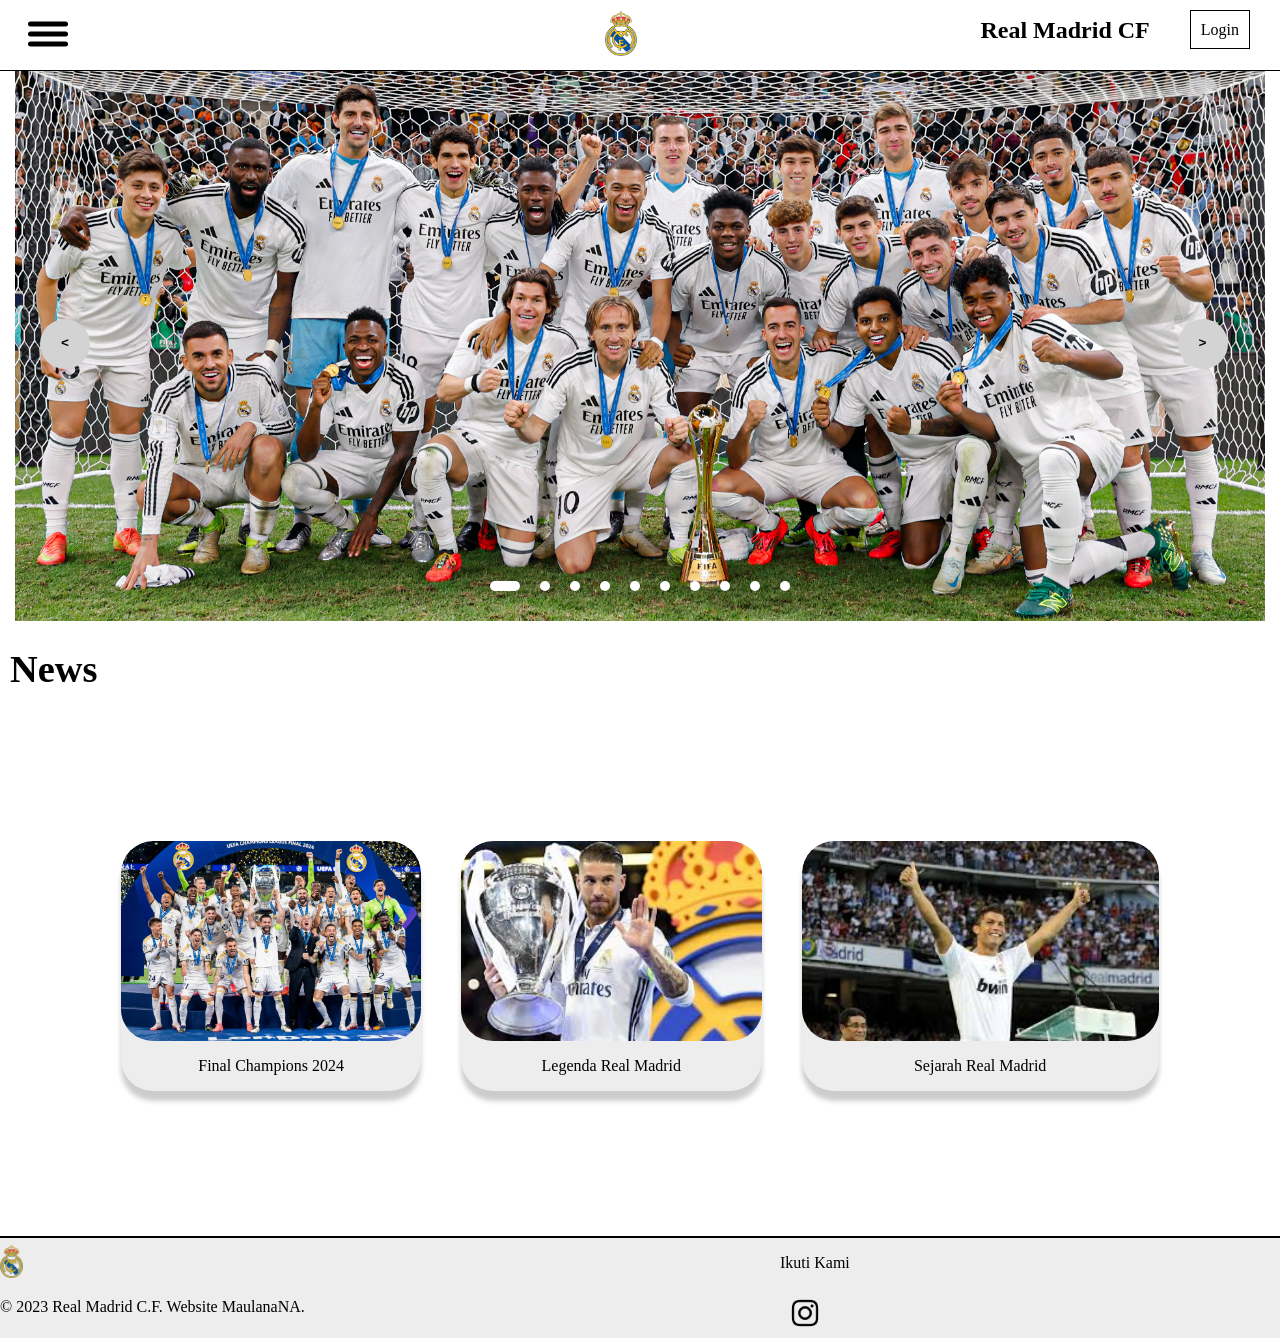
<file: index.html>
<!DOCTYPE html>
<html>

<head>
    <title>Real Madrid</title>
    <link rel="stylesheet" href="tubes.css">
</head>

<body>
    <!--sidebar-->
    <nav class="side">
        <div class="sidebar" id="hide">
            <ul class="side-ul">
                <a href="index.html"><li class="side-li">HOME</li></a>
                <a href="squadrm.html"><li class="side-li">SQUAD</li></a>
                <a href="https://www.adidas.co.id/football/clubs/real-madrid.html"><li class="side-li">TOKO</li></a>
            </ul>
        </div>
    </nav>
    
    <!--menu header-->
    <nav class="notif">
        <div class="hmbgr">
            <span></span>
            <span></span>
            <span></span>
        </div>

        <div class="header">
            <a href=""><img src="logo rm.png"></a>
        </div>

        <div class="nama">
            <h1>Real Madrid CF</h1>
        </div>

        <div class="login">
            <a href="login.html">Login</a>
        </div>
    </nav>


    <!--gambar utama-->
    <div class="slider">
        <div class="list">
            <div class="item">
                <img src="cup.jpg" alt="">
            </div>
            <div class="item">
                <img src="inter.jpg" alt="">
            </div>
            <div class="item">
                <img src="rayo.jpg" alt="">
            </div>
            <div class="item">
                <img src="4.jpg" alt="">
            </div>
            <div class="item">
                <img src="rr.jpg" alt="">
            </div>
            <div class="item">
                <img src="rv.jpg" alt="">
            </div>
            <div class="item">
                <img src="champion.jpg" alt="">
            </div>
            <div class="item">
                <img src="sq.jpg" alt="">
            </div>
            <div class="item">
                <img src="mm.jpg" alt="">
            </div>
            <div class="item">
                <img src="cel.jpg" alt="">
            </div>
        </div>

        <!--tombol-->
        <div class="buttons">
            <button id="prev"><</button>
            <button id="next">></button>
        </div>

        <!--tanda-->
        <div class="dot">
            <ul class="dot">
                <li class="active"></li>
                <li></li>
                <li></li>
                <li></li>
                <li></li>
                <li></li>
                <li></li>
                <li></li>
                <li></li>
                <li></li>
            </ul>
        </div>
    </div>
    
    <!--berita-->
    <div class="berita">
        <h1>News</h1>
    </div>

    <nav class="navi">
        <div class="nav-item">
            <a href="https://youtu.be/_48I_WKYqRc?si=FmpganxAHQmiHeX9">
                <img src="champion.jpg">
                <p>Final Champions 2024</p>
            </a>
        </div>
        <div class="nav-item">
            <a href="berita.html">
                <img src="sergio.jpg">
                <p>Legenda Real Madrid</p>
            </a>
        </div>
        <div class="nav-item">
            <a href="stadium.html">
                <img src="cr7.jpg">
                <p>Sejarah Real Madrid</p>
            </a>
        </div>
    </nav>

    <footer>
        <div class="foot">
            <img src="logo rm.png">
            <p>© 2023 Real Madrid C.F. Website MaulanaNA.</p>
        </div>
        <div class="sm">
            <p>Ikuti Kami</p>
            <a href=""><img src="logo ig.png" alt=""></a>

        </div>
    </footer>
    
    <script src="tugbes.js"></script>
</body>

</html>
</file>
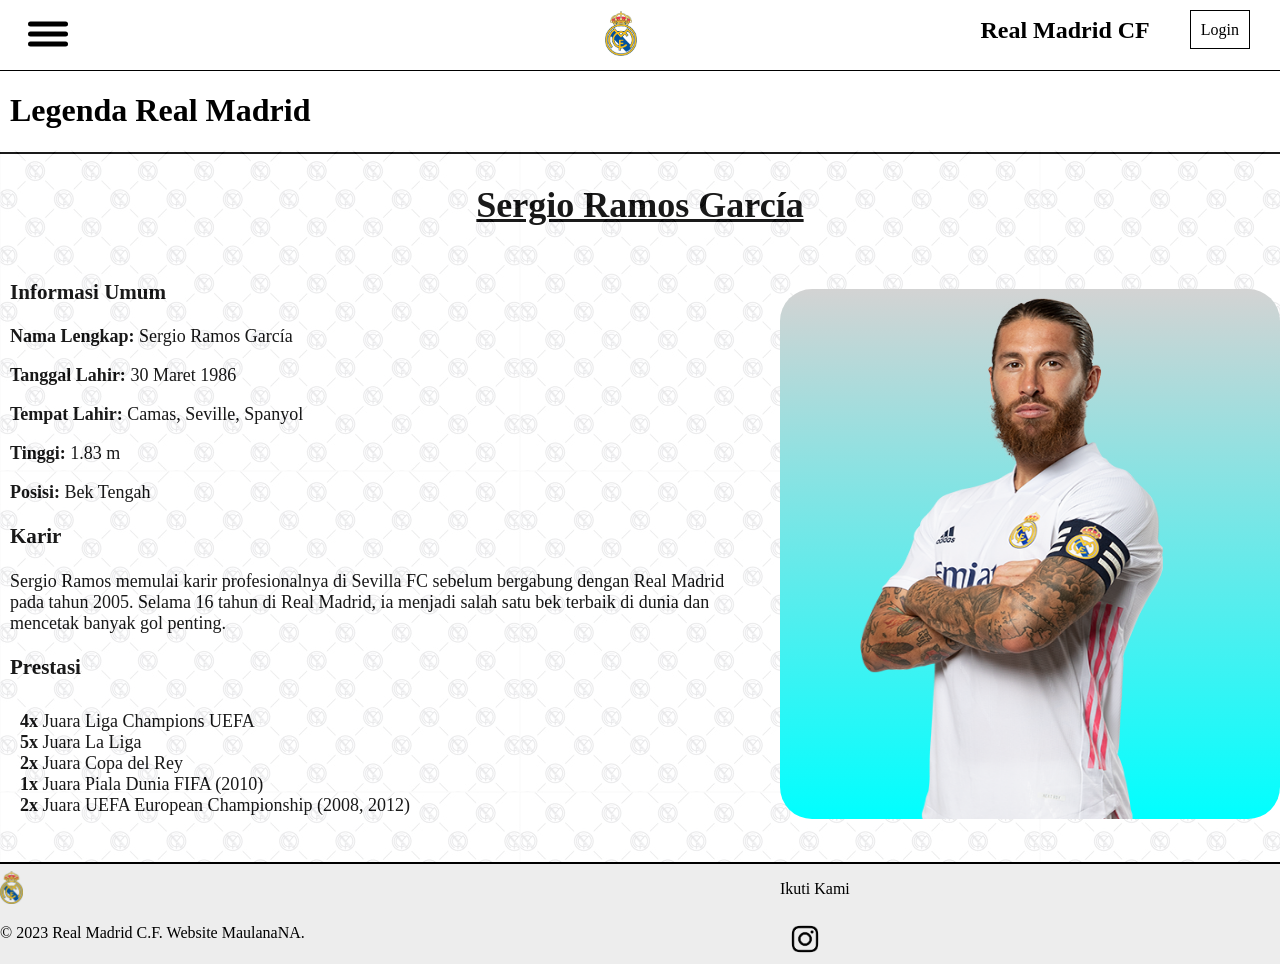
<file: berita.html>
<!DOCTYPE html>
<html lang="en">
<head>
    <title>Legenda Real Madrid</title>
    <link rel="stylesheet" href="berita1.css">
</head>
<body>
    <!--sidebar-->
    <nav class="side">
        <div class="sidebar" id="hide">
            <ul class="side-ul">
                <a href="index.html">
                    <li class="side-li">HOME</li>
                </a>
                <a href="squadrm.html">
                    <li class="side-li">SQUAD</li>
                </a>
                <a href="">
                    <li class="side-li">TOKO</li>
                </a>
            </ul>
        </div>
    </nav>
    
    <!--menu header-->
    <nav class="notif">
        <div class="hmbgr">
            <span></span>
            <span></span>
            <span></span>
        </div>
    
        <div class="header">
            <a href=""><img src="logo rm.png"></a>
        </div>
    
        <div class="nama">
            <h1>Real Madrid CF</h1>
        </div>
    
        <div class="login">
            <a href="login.html">Login</a>
        </div>
    </nav>

    <div class="isi">
        <div class="legenda">
            <h1>Legenda Real Madrid</h1>
        </div>
        
        <div class="x">
            <h2><u>Sergio Ramos García</u></h2>
        </div>
        
        <div class="karir">
            <div class="bio">
                <h3>Informasi Umum</h3>
                <p><strong>Nama Lengkap:</strong> Sergio Ramos García</p>
                <p><strong>Tanggal Lahir:</strong> 30 Maret 1986</p>
                <p><strong>Tempat Lahir:</strong> Camas, Seville, Spanyol</p>
                <p><strong>Tinggi:</strong> 1.83 m</p>
                <p><strong>Posisi:</strong> Bek Tengah</p>
        
                <h3>Karir</h3>
                <p>Sergio Ramos memulai karir profesionalnya di Sevilla FC sebelum bergabung dengan Real Madrid pada tahun 2005.
                    Selama 16 tahun di Real Madrid, ia menjadi salah satu bek terbaik di dunia dan mencetak banyak gol penting.
                </p>
        
                <h3>Prestasi</h3>
                <ul>
                    <li><strong>4x</strong> Juara Liga Champions UEFA</li>
                    <li><strong>5x</strong> Juara La Liga</li>
                    <li><strong>2x</strong> Juara Copa del Rey</li>
                    <li><strong>1x</strong> Juara Piala Dunia FIFA (2010)</li>
                    <li><strong>2x</strong> Juara UEFA European Championship (2008, 2012)</li>
                </ul>
            </div>
        
            <div class="foto">
                <img src="ramos.png" alt="Sergio Ramos">
            </div>
        </div>
    </div>

    <footer>
        <div class="foot">
            <img src="logo rm.png">
            <p>© 2023 Real Madrid C.F. Website MaulanaNA.</p>
        </div>
        <div class="sm">
            <p>Ikuti Kami</p>
            <a href=""><img src="logo ig.png" alt=""></a>
    
        </div>
    </footer>
    
    <script src="tugbes.js"></script>
</body>
</html>
</file>
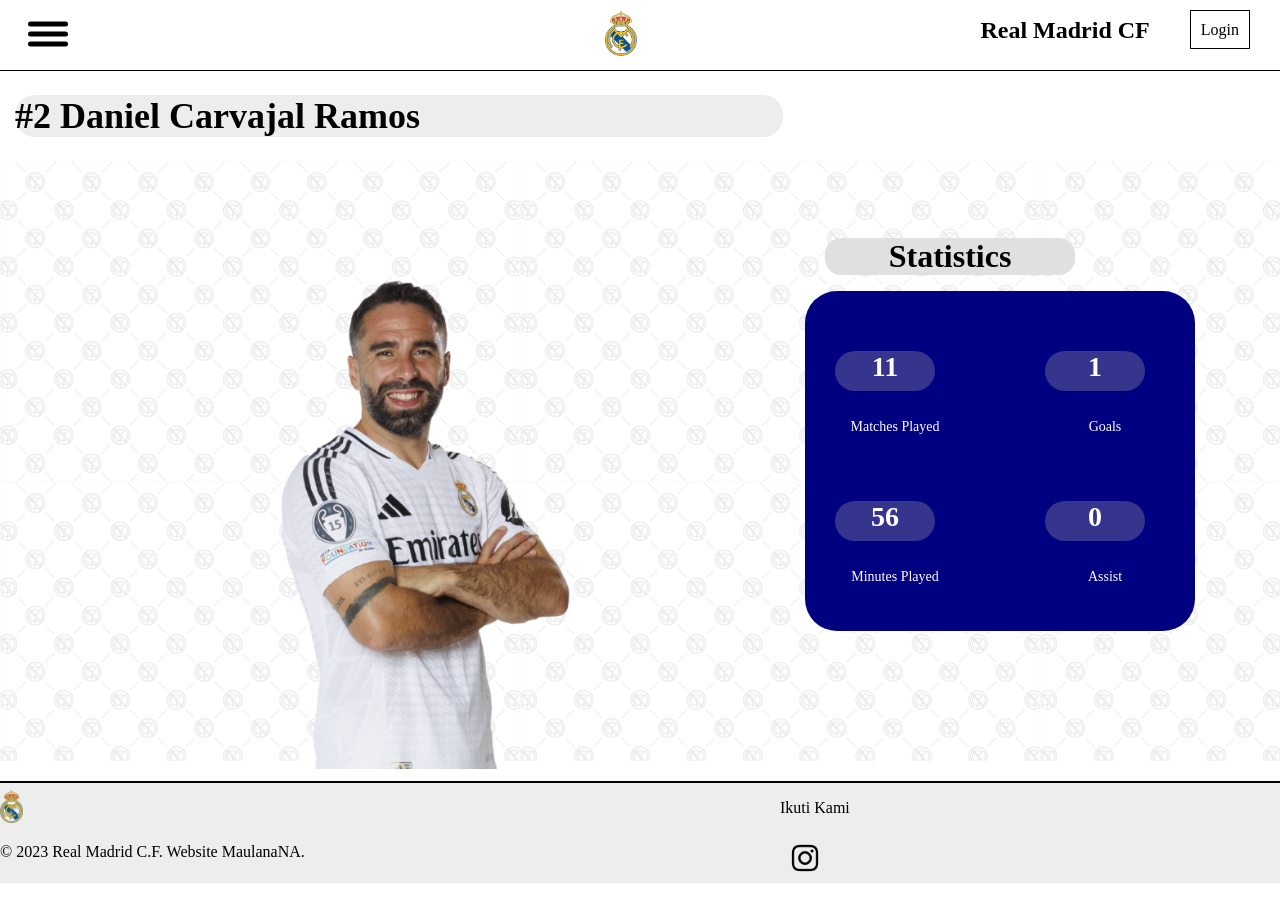
<file: carva.html>
<!DOCTYPE html>
<html lang="en">

<head>
    <title>Squad Real Madrid</title>
    <link rel="stylesheet" href="tubes.css">
</head>

<body>
    <nav class="side">
        <div class="sidebar" id="hide">
            <ul class="side-ul">
                <a href="index.html">
                    <li class="side-li">HOME</li>
                </a>
                <a href="squadrm.html">
                    <li class="side-li">SQUAD</li>
                </a>
                <a href="https://www.adidas.co.id/football/clubs/real-madrid.html">
                    <li class="side-li">TOKO</li>
                </a>
            </ul>
        </div>
    </nav>

    <!--menu header-->
    <nav class="notif">
        <div class="hmbgr">
            <span></span>
            <span></span>
            <span></span>
        </div>

        <div class="header">
            <a href=""><img src="logo rm.png"></a>
        </div>

        <div class="nama">
            <h1>Real Madrid CF</h1>
        </div>

        <div class="login">
            <a href="login.html">Login</a>
        </div>
    </nav>

    <!--konten-->
    <div class="nama-pemain">
        <h1>#2 Daniel Carvajal Ramos</h1>
    </div>

    <div class="profil">
        <div class="pict-gk">
            <img src="isi-carva.png" class="poto-pemain">
        </div>
        <div class="card">
            <h1 class="judul">Statistics</h1>
            <div class="stats">
                <p class="angka">11</p>
                <p class="label">Matches Played</p>
            </div>
            <div class="stats">
                <p class="angka">1</p>
                <p class="label">Goals</p>
            </div>
            <div class="stats">
                <p class="angka">56</p>
                <p class="label">Minutes Played</p>
            </div>
            <div class="stats">
                <p class="angka">0</p>
                <p class="label">Assist</p>
            </div>
        </div>
    </div>

    <footer>
        <div class="foot">
            <img src="logo rm.png">
            <p>© 2023 Real Madrid C.F. Website MaulanaNA.</p>
        </div>
        <div class="sm">
            <p>Ikuti Kami</p>
            <a href="https://www.instagram.com/realmadrid/"><img src="logo ig.png" alt=""></a>

        </div>
    </footer>

    <script src="tugbes.js"></script>

</body>

</html>
</file>
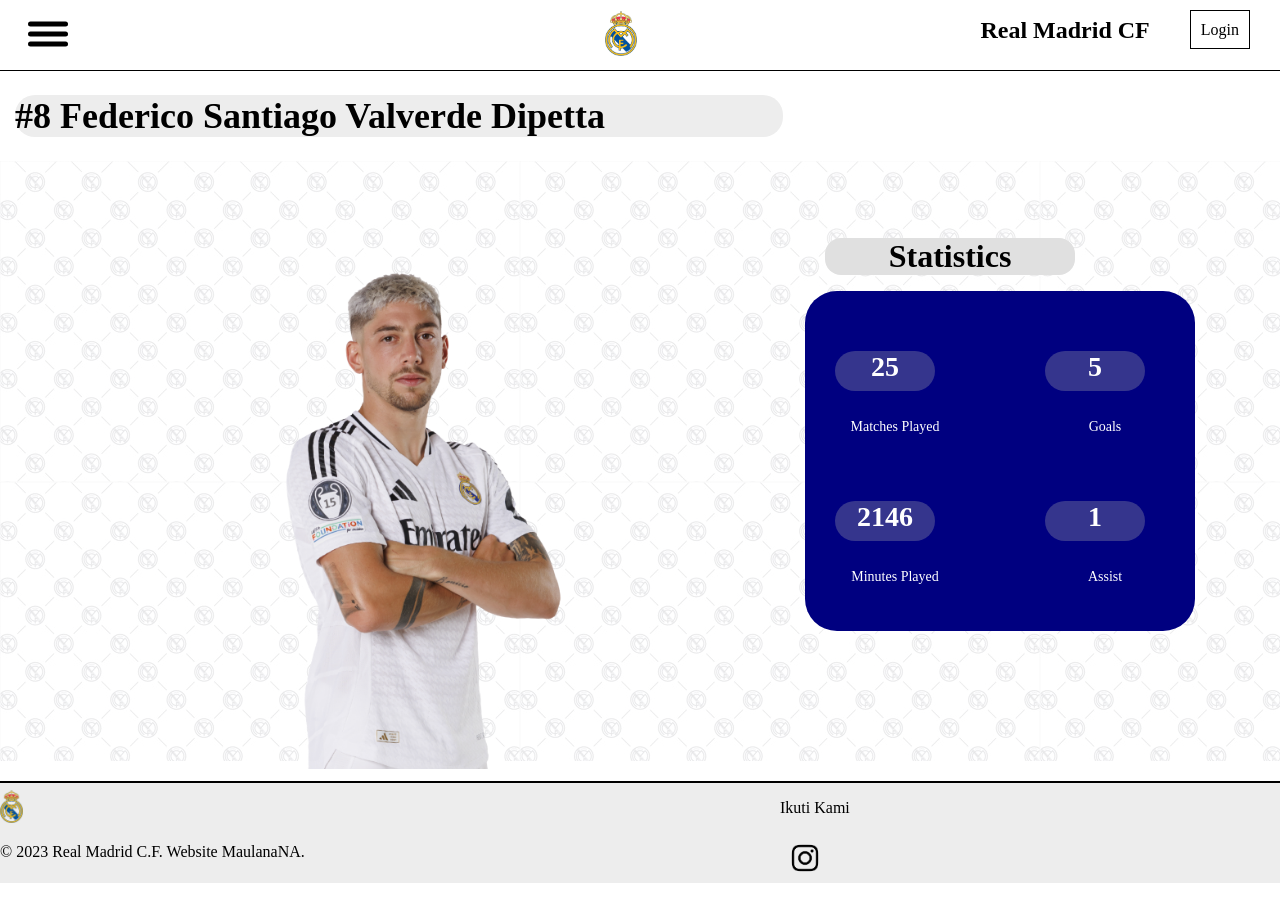
<file: fede.html>
<!DOCTYPE html>
<html lang="en">

<head>
    <title>Squad Real Madrid</title>
    <link rel="stylesheet" href="tubes.css">
</head>

<body>
    <nav class="side">
        <div class="sidebar" id="hide">
            <ul class="side-ul">
                <a href="index.html">
                    <li class="side-li">HOME</li>
                </a>
                <a href="squadrm.html">
                    <li class="side-li">SQUAD</li>
                </a>
                <a href="https://www.adidas.co.id/football/clubs/real-madrid.html">
                    <li class="side-li">TOKO</li>
                </a>
            </ul>
        </div>
    </nav>

    <!--menu header-->
    <nav class="notif">
        <div class="hmbgr">
            <span></span>
            <span></span>
            <span></span>
        </div>

        <div class="header">
            <a href=""><img src="logo rm.png"></a>
        </div>

        <div class="nama">
            <h1>Real Madrid CF</h1>
        </div>

        <div class="login">
            <a href="login.html">Login</a>
        </div>
    </nav>

    <!--konten-->
    <div class="nama-pemain">
        <h1>#8 Federico Santiago Valverde Dipetta</h1>
    </div>

    <div class="profil">
        <div class="pict-gk">
            <img src="isi-fede.png" class="poto-pemain">
        </div>
        <div class="card">
            <h1 class="judul">Statistics</h1>
            <div class="stats">
                <p class="angka">25</p>
                <p class="label">Matches Played</p>
            </div>
            <div class="stats">
                <p class="angka">5</p>
                <p class="label">Goals</p>
            </div>
            <div class="stats">
                <p class="angka">2146</p>
                <p class="label">Minutes Played</p>
            </div>
            <div class="stats">
                <p class="angka">1</p>
                <p class="label">Assist</p>
            </div>
        </div>
    </div>

    <footer>
        <div class="foot">
            <img src="logo rm.png">
            <p>© 2023 Real Madrid C.F. Website MaulanaNA.</p>
        </div>
        <div class="sm">
            <p>Ikuti Kami</p>
            <a href="https://www.instagram.com/realmadrid/"><img src="logo ig.png" alt=""></a>

        </div>
    </footer>

    <script src="tugbes.js"></script>

</body>

</html>
</file>
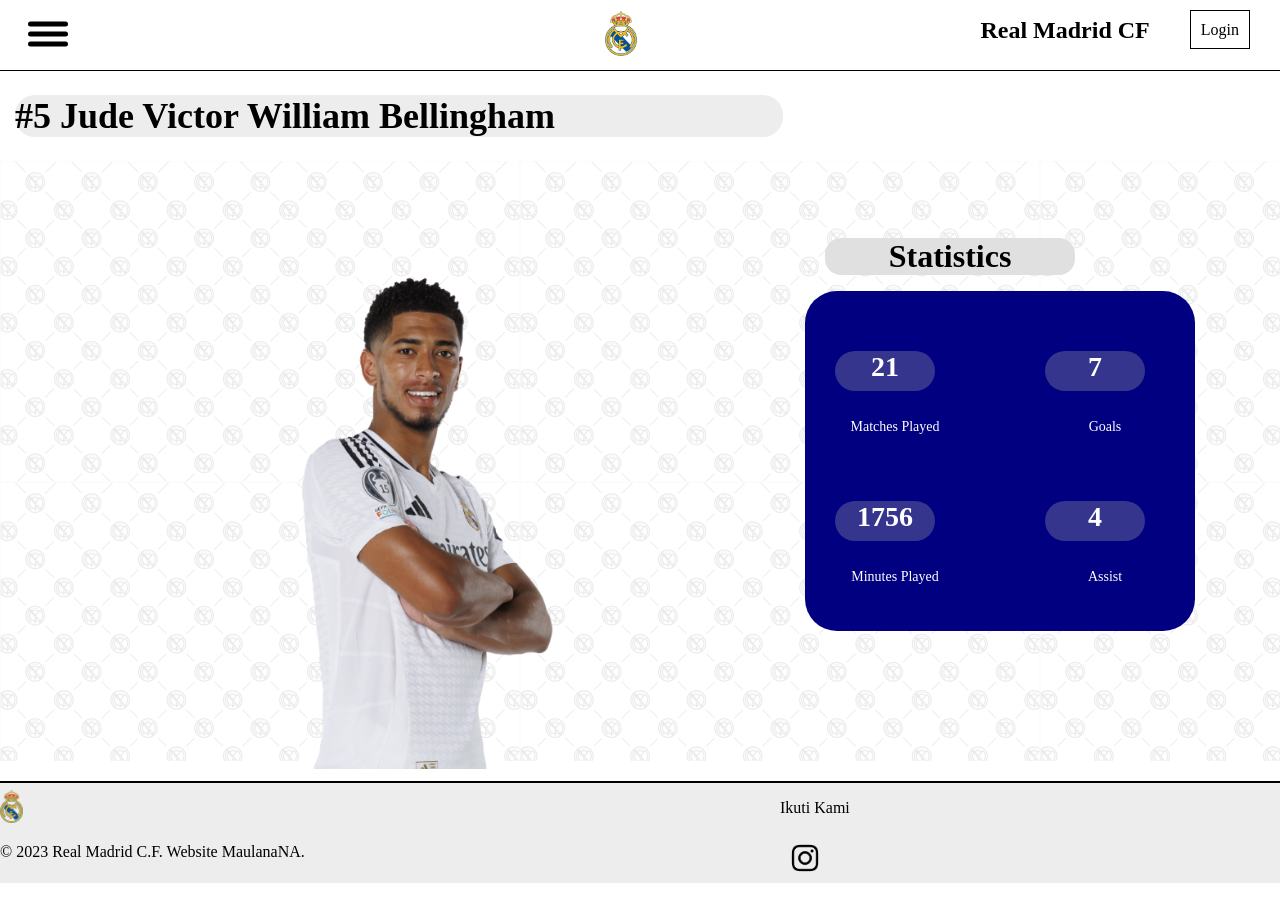
<file: jude.html>
<!DOCTYPE html>
<html lang="en">

<head>
    <title>Squad Real Madrid</title>
    <link rel="stylesheet" href="tubes.css">
</head>

<body>
    <nav class="side">
        <div class="sidebar" id="hide">
            <ul class="side-ul">
                <a href="index.html">
                    <li class="side-li">HOME</li>
                </a>
                <a href="squadrm.html">
                    <li class="side-li">SQUAD</li>
                </a>
                <a href="https://www.adidas.co.id/football/clubs/real-madrid.html">
                    <li class="side-li">TOKO</li>
                </a>
            </ul>
        </div>
    </nav>

    <!--menu header-->
    <nav class="notif">
        <div class="hmbgr">
            <span></span>
            <span></span>
            <span></span>
        </div>

        <div class="header">
            <a href=""><img src="logo rm.png"></a>
        </div>

        <div class="nama">
            <h1>Real Madrid CF</h1>
        </div>

        <div class="login">
            <a href="login.html">Login</a>
        </div>
    </nav>

    <!--konten-->
    <div class="nama-pemain">
        <h1>#5 Jude Victor William Bellingham</h1>
    </div>

    <div class="profil">
        <div class="pict-gk">
            <img src="isi-jude.png" class="poto-pemain">
        </div>
        <div class="card">
            <h1 class="judul">Statistics</h1>
            <div class="stats">
                <p class="angka">21</p>
                <p class="label">Matches Played</p>
            </div>
            <div class="stats">
                <p class="angka">7</p>
                <p class="label">Goals</p>
            </div>
            <div class="stats">
                <p class="angka">1756</p>
                <p class="label">Minutes Played</p>
            </div>
            <div class="stats">
                <p class="angka">4</p>
                <p class="label">Assist</p>
            </div>
        </div>
    </div>

    <footer>
        <div class="foot">
            <img src="logo rm.png">
            <p>© 2023 Real Madrid C.F. Website MaulanaNA.</p>
        </div>
        <div class="sm">
            <p>Ikuti Kami</p>
            <a href="https://www.instagram.com/realmadrid/"><img src="logo ig.png" alt=""></a>

        </div>
    </footer>

    <script src="tugbes.js"></script>

</body>

</html>
</file>
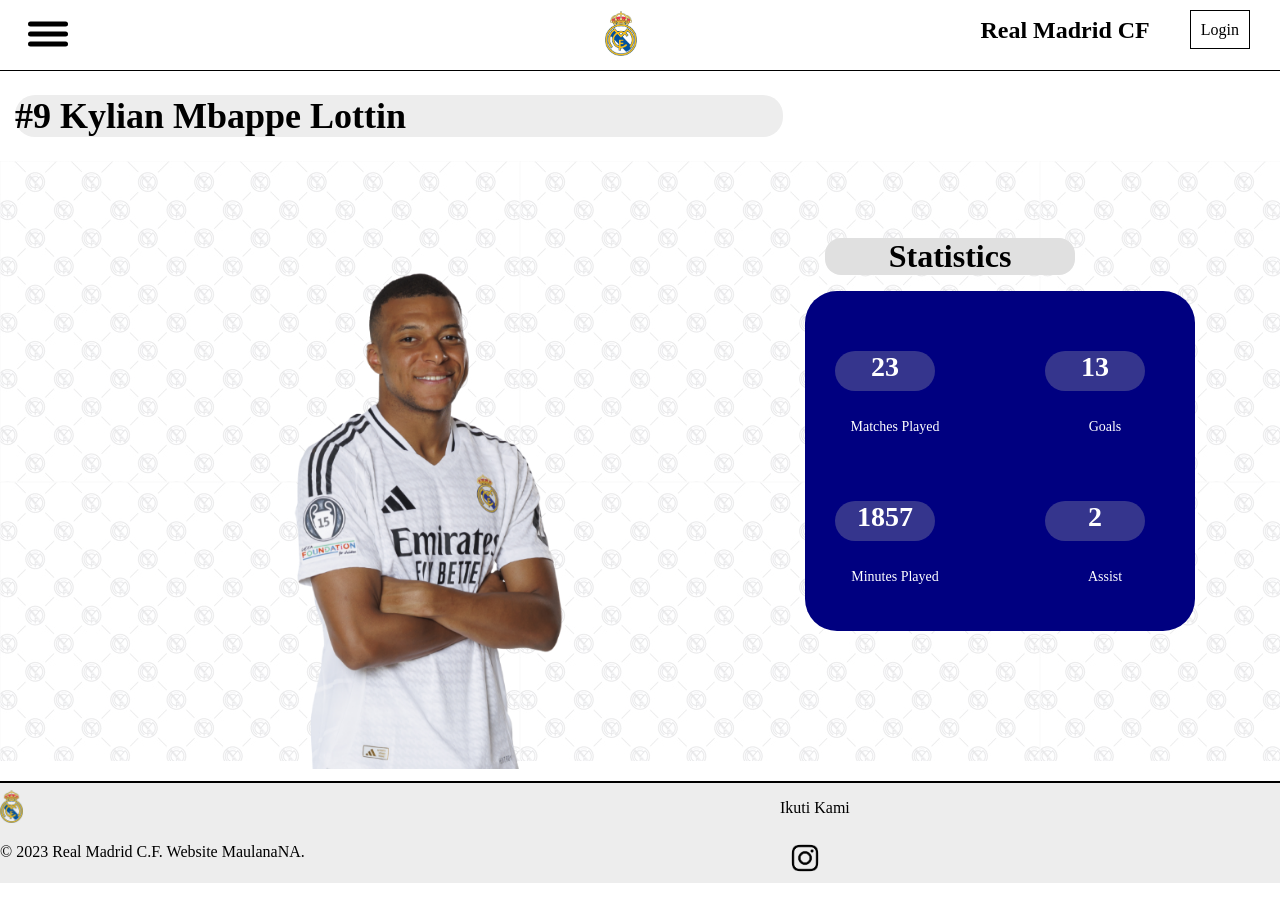
<file: km.html>
<!DOCTYPE html>
<html lang="en">

<head>
    <title>Squad Real Madrid</title>
    <link rel="stylesheet" href="tubes.css">
</head>

<body>
    <nav class="side">
        <div class="sidebar" id="hide">
            <ul class="side-ul">
                <a href="index.html">
                    <li class="side-li">HOME</li>
                </a>
                <a href="squadrm.html">
                    <li class="side-li">SQUAD</li>
                </a>
                <a href="https://www.adidas.co.id/football/clubs/real-madrid.html">
                    <li class="side-li">TOKO</li>
                </a>
            </ul>
        </div>
    </nav>

    <!--menu header-->
    <nav class="notif">
        <div class="hmbgr">
            <span></span>
            <span></span>
            <span></span>
        </div>

        <div class="header">
            <a href=""><img src="logo rm.png"></a>
        </div>

        <div class="nama">
            <h1>Real Madrid CF</h1>
        </div>

        <div class="login">
            <a href="login.html">Login</a>
        </div>
    </nav>

    <!--konten-->
    <div class="nama-pemain">
        <h1>#9 Kylian Mbappe Lottin</h1>
    </div>

    <div class="profil">
        <div class="pict-gk">
            <img src="isi-km.png" class="poto-pemain">
        </div>
        <div class="card">
            <h1 class="judul">Statistics</h1>
            <div class="stats">
                <p class="angka">23</p>
                <p class="label">Matches Played</p>
            </div>
            <div class="stats">
                <p class="angka">13</p>
                <p class="label">Goals</p>
            </div>
            <div class="stats">
                <p class="angka">1857</p>
                <p class="label">Minutes Played</p>
            </div>
            <div class="stats">
                <p class="angka">2</p>
                <p class="label">Assist</p>
            </div>
        </div>
    </div>

    <footer>
        <div class="foot">
            <img src="logo rm.png">
            <p>© 2023 Real Madrid C.F. Website MaulanaNA.</p>
        </div>
        <div class="sm">
            <p>Ikuti Kami</p>
            <a href="https://www.instagram.com/realmadrid/"><img src="logo ig.png" alt=""></a>

        </div>
    </footer>

    <script src="tugbes.js"></script>

</body>

</html>
</file>
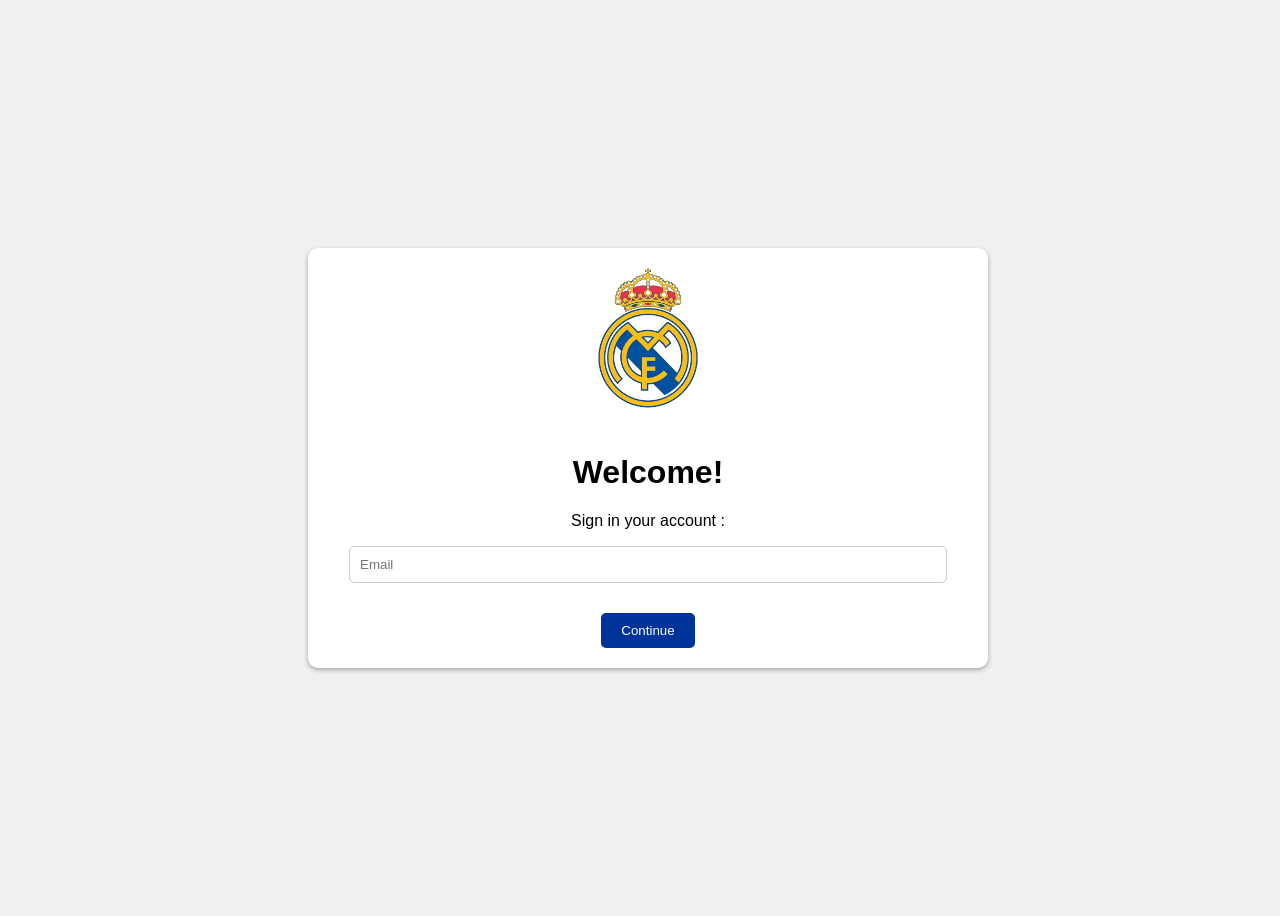
<file: login.html>
<!DOCTYPE html>
<html lang="en">
<head>
    <title>Login</title>
    <link rel="stylesheet" href="login.css">
</head>
<body>
<body>
    <div class="container">
        <img src="logo rm.png" alt="Logo Real Madrid">
        <h1>Welcome!</h1>
        <p>Sign in your account :</p>
        <form id="login-form">
            <input type="email" id="email" placeholder="Email">
            <button type="submit">Continue</button>
        </form>
    </div>
    <script src="coba.js"></script>
</body>
</html>
</file>
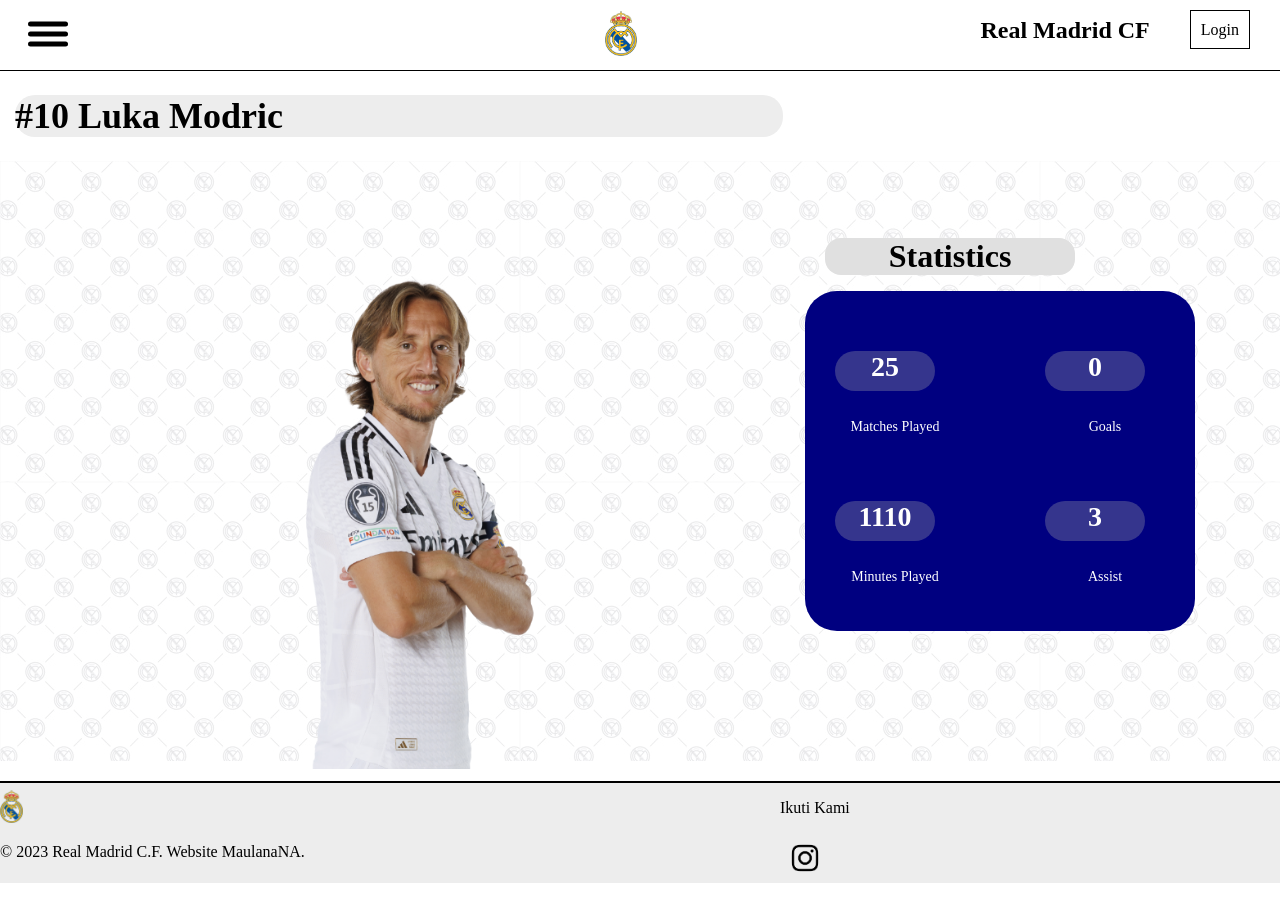
<file: luka.html>
<!DOCTYPE html>
<html lang="en">

<head>
    <title>Squad Real Madrid</title>
    <link rel="stylesheet" href="tubes.css">
</head>

<body>
    <nav class="side">
        <div class="sidebar" id="hide">
            <ul class="side-ul">
                <a href="index.html">
                    <li class="side-li">HOME</li>
                </a>
                <a href="squadrm.html">
                    <li class="side-li">SQUAD</li>
                </a>
                <a href="https://www.adidas.co.id/football/clubs/real-madrid.html">
                    <li class="side-li">TOKO</li>
                </a>
            </ul>
        </div>
    </nav>

    <!--menu header-->
    <nav class="notif">
        <div class="hmbgr">
            <span></span>
            <span></span>
            <span></span>
        </div>

        <div class="header">
            <a href=""><img src="logo rm.png"></a>
        </div>

        <div class="nama">
            <h1>Real Madrid CF</h1>
        </div>

        <div class="login">
            <a href="login.html">Login</a>
        </div>
    </nav>

    <!--konten-->
    <div class="nama-pemain">
        <h1>#10 Luka Modric</h1>
    </div>

    <div class="profil">
        <div class="pict-gk">
            <img src="isi-luka.png" class="poto-pemain">
        </div>
        <div class="card">
            <h1 class="judul">Statistics</h1>
            <div class="stats">
                <p class="angka">25</p>
                <p class="label">Matches Played</p>
            </div>
            <div class="stats">
                <p class="angka">0</p>
                <p class="label">Goals</p>
            </div>
            <div class="stats">
                <p class="angka">1110</p>
                <p class="label">Minutes Played</p>
            </div>
            <div class="stats">
                <p class="angka">3</p>
                <p class="label">Assist</p>
            </div>
        </div>
    </div>

    <footer>
        <div class="foot">
            <img src="logo rm.png">
            <p>© 2023 Real Madrid C.F. Website MaulanaNA.</p>
        </div>
        <div class="sm">
            <p>Ikuti Kami</p>
            <a href="https://www.instagram.com/realmadrid/"><img src="logo ig.png" alt=""></a>

        </div>
    </footer>

    <script src="tugbes.js"></script>

</body>

</html>
</file>
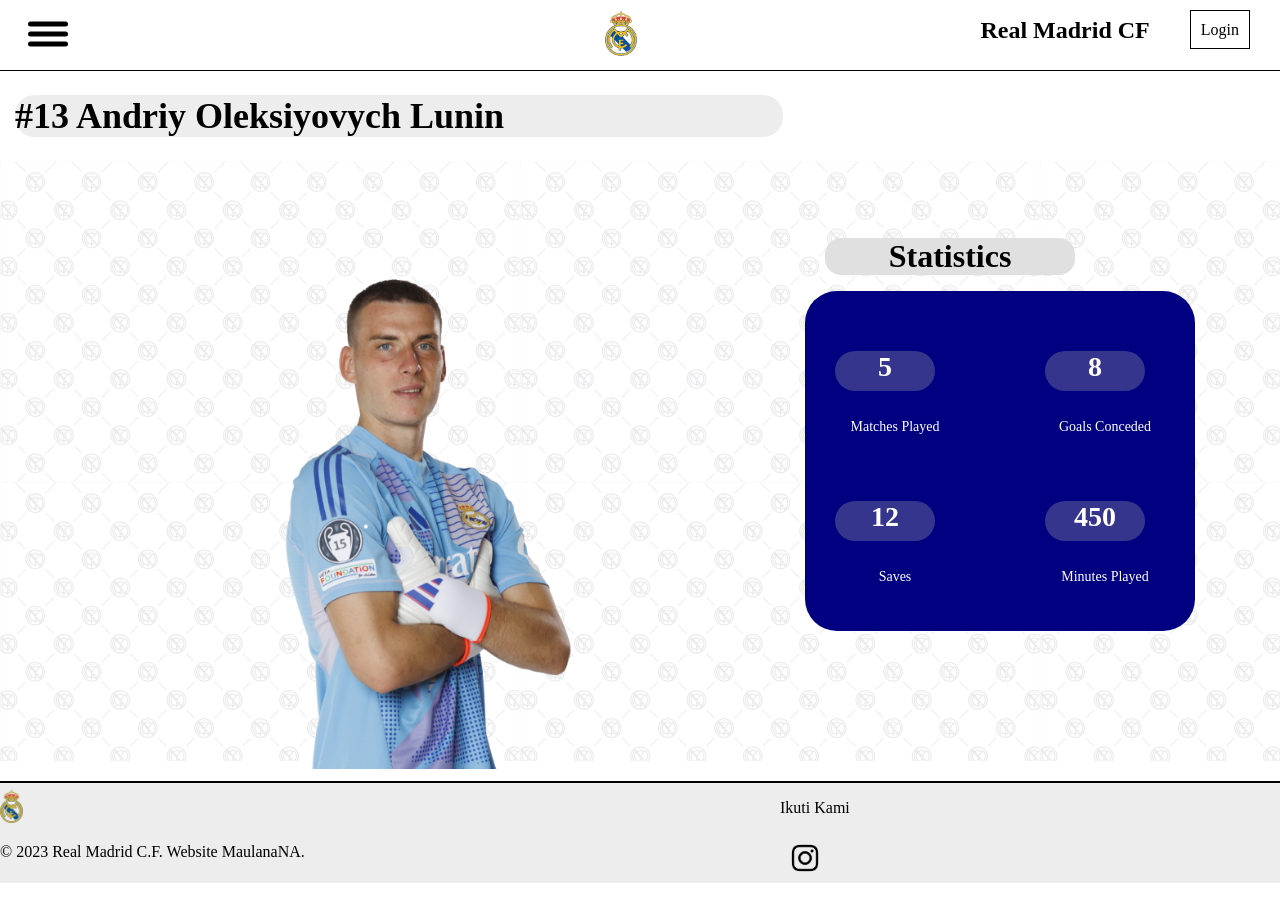
<file: lunin.html>
<!DOCTYPE html>
<html lang="en">

<head>
    <title>Squad Real Madrid</title>
    <link rel="stylesheet" href="tubes.css">
</head>

<body>
    <nav class="side">
        <div class="sidebar" id="hide">
            <ul class="side-ul">
                <a href="index.html">
                    <li class="side-li">HOME</li>
                </a>
                <a href="squadrm.html">
                    <li class="side-li">SQUAD</li>
                </a>
                <a href="https://www.adidas.co.id/football/clubs/real-madrid.html">
                    <li class="side-li">TOKO</li>
                </a>
            </ul>
        </div>
    </nav>

    <!--menu header-->
    <nav class="notif">
        <div class="hmbgr">
            <span></span>
            <span></span>
            <span></span>
        </div>

        <div class="header">
            <a href=""><img src="logo rm.png"></a>
        </div>

        <div class="nama">
            <h1>Real Madrid CF</h1>
        </div>

        <div class="login">
            <a href="login.html">Login</a>
        </div>
    </nav>

    <!--konten-->
    <div class="nama-pemain">
        <h1>#13 Andriy Oleksiyovych Lunin</h1>
    </div>

    <div class="profil">
        <div class="pict-gk">
            <img src="isi-lunin.png" class="poto-pemain">
        </div>
        <div class="card">
            <h1 class="judul">Statistics</h1>
            <div class="stats">
                <p class="angka">5</p>
                <p class="label">Matches Played</p>
            </div>
            <div class="stats">
                <p class="angka">8</p>
                <p class="label">Goals Conceded</p>
            </div>
            <div class="stats">
                <p class="angka">12</p>
                <p class="label">Saves </p>
            </div>
            <div class="stats">
                <p class="angka">450</p>
                <p class="label">Minutes Played</p>
            </div>
        </div>
    </div>

    <footer>
        <div class="foot">
            <img src="logo rm.png">
            <p>© 2023 Real Madrid C.F. Website MaulanaNA.</p>
        </div>
        <div class="sm">
            <p>Ikuti Kami</p>
            <a href="https://www.instagram.com/realmadrid/"><img src="logo ig.png" alt=""></a>

        </div>
    </footer>

    <script src="tugbes.js"></script>

</body>

</html>
</file>
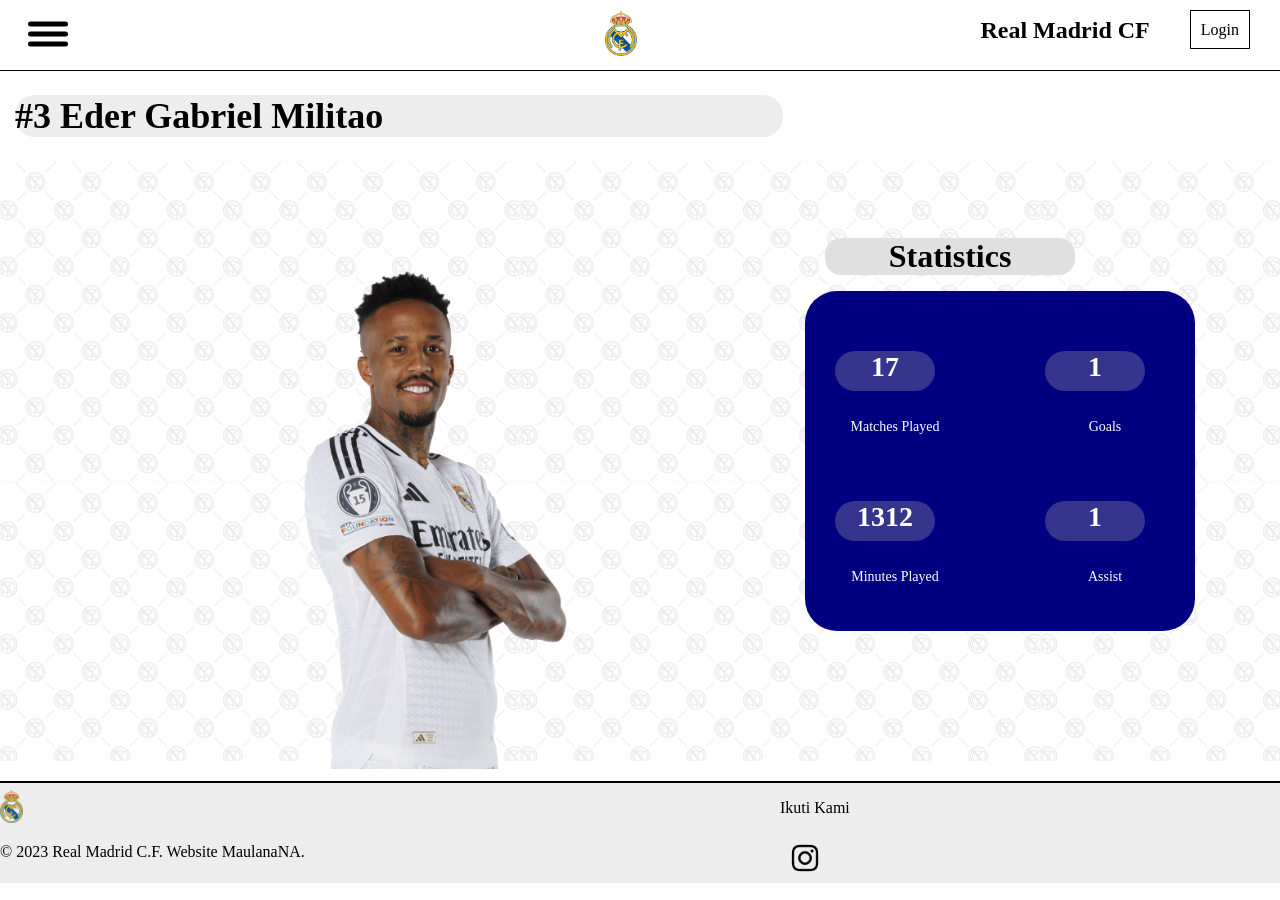
<file: mili.html>
<!DOCTYPE html>
<html lang="en">

<head>
    <title>Squad Real Madrid</title>
    <link rel="stylesheet" href="tubes.css">
</head>

<body>
    <nav class="side">
        <div class="sidebar" id="hide">
            <ul class="side-ul">
                <a href="index.html">
                    <li class="side-li">HOME</li>
                </a>
                <a href="squadrm.html">
                    <li class="side-li">SQUAD</li>
                </a>
                <a href="https://www.adidas.co.id/football/clubs/real-madrid.html">
                    <li class="side-li">TOKO</li>
                </a>
            </ul>
        </div>
    </nav>

    <!--menu header-->
    <nav class="notif">
        <div class="hmbgr">
            <span></span>
            <span></span>
            <span></span>
        </div>

        <div class="header">
            <a href=""><img src="logo rm.png"></a>
        </div>

        <div class="nama">
            <h1>Real Madrid CF</h1>
        </div>

        <div class="login">
            <a href="login.html">Login</a>
        </div>
    </nav>

    <!--konten-->
    <div class="nama-pemain">
        <h1>#3 Eder Gabriel Militao</h1>
    </div>

    <div class="profil">
        <div class="pict-gk">
            <img src="isi-mili.png" class="poto-pemain">
        </div>
        <div class="card">
            <h1 class="judul">Statistics</h1>
            <div class="stats">
                <p class="angka">17</p>
                <p class="label">Matches Played</p>
            </div>
            <div class="stats">
                <p class="angka">1</p>
                <p class="label">Goals</p>
            </div>
            <div class="stats">
                <p class="angka">1312</p>
                <p class="label">Minutes Played</p>
            </div>
            <div class="stats">
                <p class="angka">1</p>
                <p class="label">Assist</p>
            </div>
        </div>
    </div>

    <footer>
        <div class="foot">
            <img src="logo rm.png">
            <p>© 2023 Real Madrid C.F. Website MaulanaNA.</p>
        </div>
        <div class="sm">
            <p>Ikuti Kami</p>
            <a href="https://www.instagram.com/realmadrid/"><img src="logo ig.png" alt=""></a>

        </div>
    </footer>

    <script src="tugbes.js"></script>

</body>

</html>
</file>
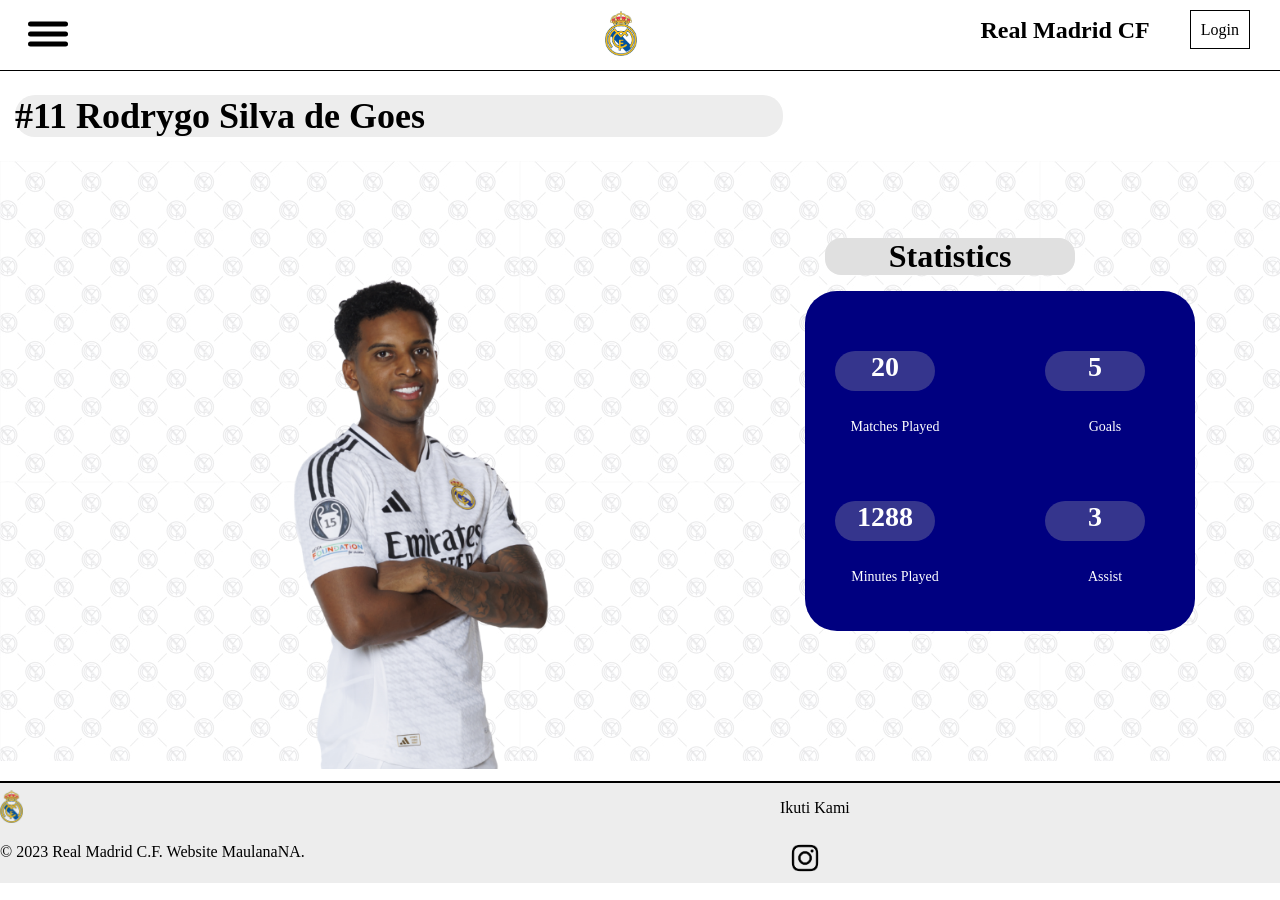
<file: rodry.html>
<!DOCTYPE html>
<html lang="en">

<head>
    <title>Squad Real Madrid</title>
    <link rel="stylesheet" href="tubes.css">
</head>

<body>
    <nav class="side">
        <div class="sidebar" id="hide">
            <ul class="side-ul">
                <a href="index.html">
                    <li class="side-li">HOME</li>
                </a>
                <a href="squadrm.html">
                    <li class="side-li">SQUAD</li>
                </a>
                <a href="https://www.adidas.co.id/football/clubs/real-madrid.html">
                    <li class="side-li">TOKO</li>
                </a>
            </ul>
        </div>
    </nav>

    <!--menu header-->
    <nav class="notif">
        <div class="hmbgr">
            <span></span>
            <span></span>
            <span></span>
        </div>

        <div class="header">
            <a href=""><img src="logo rm.png"></a>
        </div>

        <div class="nama">
            <h1>Real Madrid CF</h1>
        </div>

        <div class="login">
            <a href="login.html">Login</a>
        </div>
    </nav>

    <!--konten-->
    <div class="nama-pemain">
        <h1>#11 Rodrygo Silva de Goes</h1>
    </div>

    <div class="profil">
        <div class="pict-gk">
            <img src="isi-rodry.png" class="poto-pemain">
        </div>
        <div class="card">
            <h1 class="judul">Statistics</h1>
            <div class="stats">
                <p class="angka">20</p>
                <p class="label">Matches Played</p>
            </div>
            <div class="stats">
                <p class="angka">5</p>
                <p class="label">Goals</p>
            </div>
            <div class="stats">
                <p class="angka">1288</p>
                <p class="label">Minutes Played</p>
            </div>
            <div class="stats">
                <p class="angka">3</p>
                <p class="label">Assist</p>
            </div>
        </div>
    </div>

    <footer>
        <div class="foot">
            <img src="logo rm.png">
            <p>© 2023 Real Madrid C.F. Website MaulanaNA.</p>
        </div>
        <div class="sm">
            <p>Ikuti Kami</p>
            <a href="https://www.instagram.com/realmadrid/"><img src="logo ig.png" alt=""></a>

        </div>
    </footer>

    <script src="tugbes.js"></script>

</body>

</html>
</file>
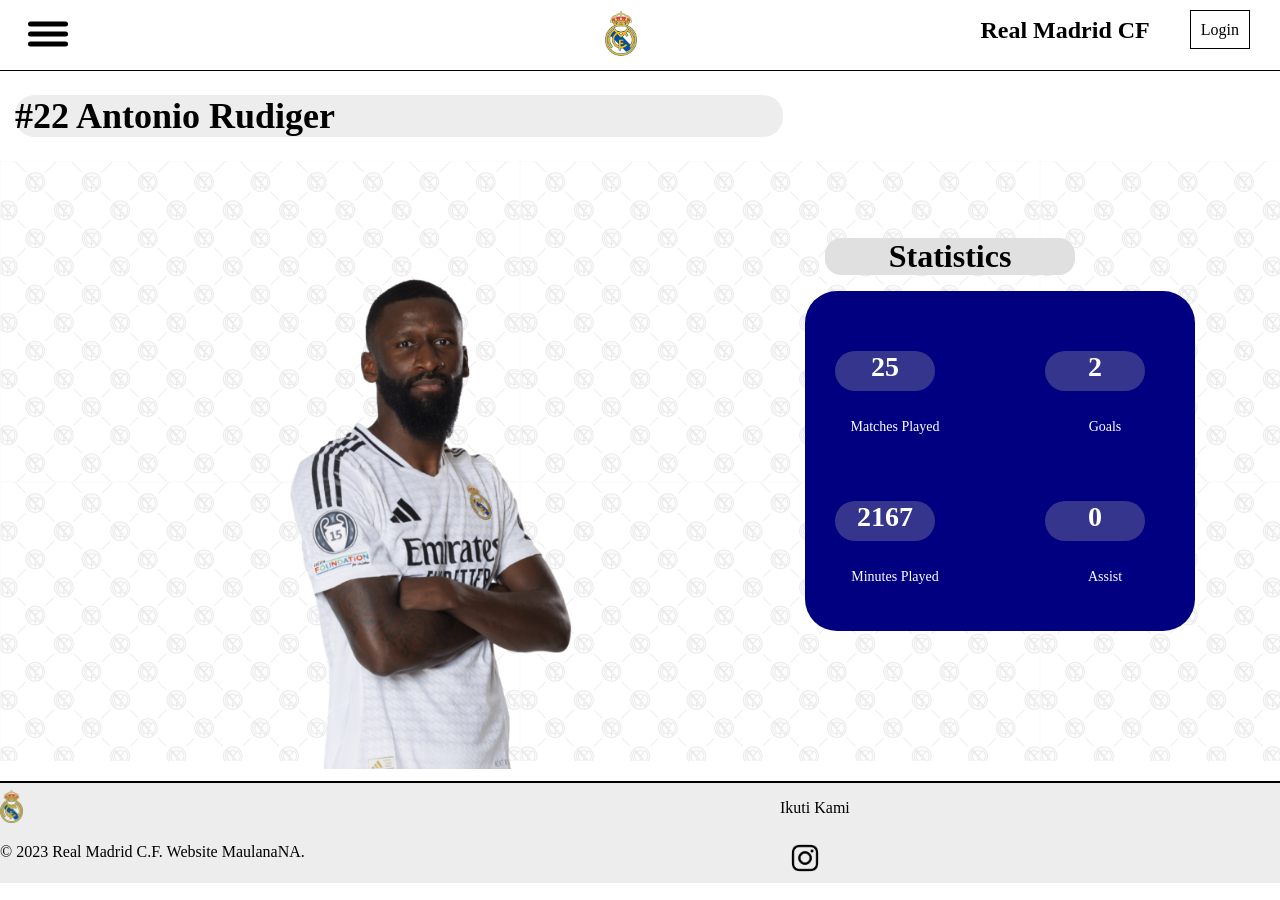
<file: rudiger.html>
<!DOCTYPE html>
<html lang="en">

<head>
    <title>Squad Real Madrid</title>
    <link rel="stylesheet" href="tubes.css">
</head>

<body>
    <nav class="side">
        <div class="sidebar" id="hide">
            <ul class="side-ul">
                <a href="index.html">
                    <li class="side-li">HOME</li>
                </a>
                <a href="squadrm.html">
                    <li class="side-li">SQUAD</li>
                </a>
                <a href="https://www.adidas.co.id/football/clubs/real-madrid.html">
                    <li class="side-li">TOKO</li>
                </a>
            </ul>
        </div>
    </nav>

    <!--menu header-->
    <nav class="notif">
        <div class="hmbgr">
            <span></span>
            <span></span>
            <span></span>
        </div>

        <div class="header">
            <a href=""><img src="logo rm.png"></a>
        </div>

        <div class="nama">
            <h1>Real Madrid CF</h1>
        </div>

        <div class="login">
            <a href="login.html">Login</a>
        </div>
    </nav>

    <!--konten-->
    <div class="nama-pemain">
        <h1>#22 Antonio Rudiger</h1>
    </div>

    <div class="profil">
        <div class="pict-gk">
            <img src="isi-rudi.png" class="poto-pemain">
        </div>
        <div class="card">
            <h1 class="judul">Statistics</h1>
            <div class="stats">
                <p class="angka">25</p>
                <p class="label">Matches Played</p>
            </div>
            <div class="stats">
                <p class="angka">2</p>
                <p class="label">Goals</p>
            </div>
            <div class="stats">
                <p class="angka">2167</p>
                <p class="label">Minutes Played</p>
            </div>
            <div class="stats">
                <p class="angka">0</p>
                <p class="label">Assist</p>
            </div>
        </div>
    </div>

    <footer>
        <div class="foot">
            <img src="logo rm.png">
            <p>© 2023 Real Madrid C.F. Website MaulanaNA.</p>
        </div>
        <div class="sm">
            <p>Ikuti Kami</p>
            <a href="https://www.instagram.com/realmadrid/"><img src="logo ig.png" alt=""></a>

        </div>
    </footer>

    <script src="tugbes.js"></script>

</body>

</html>
</file>
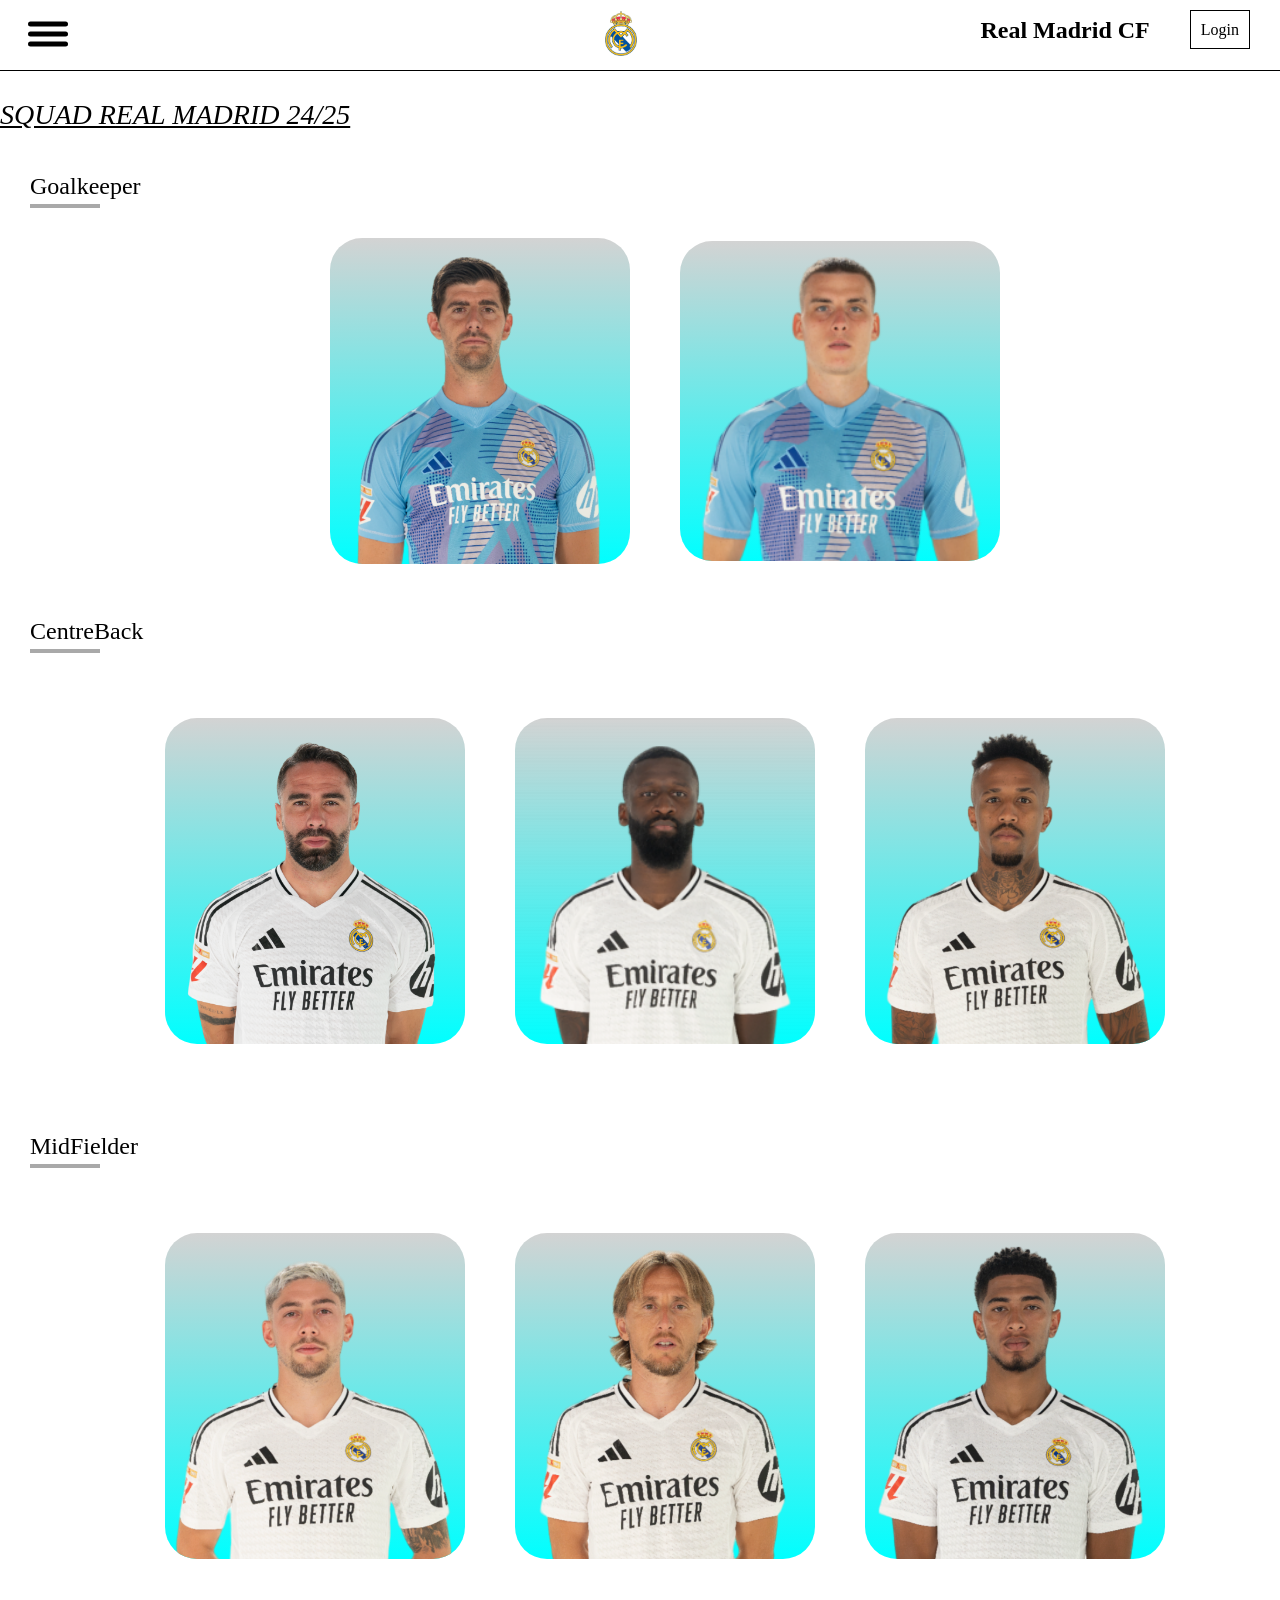
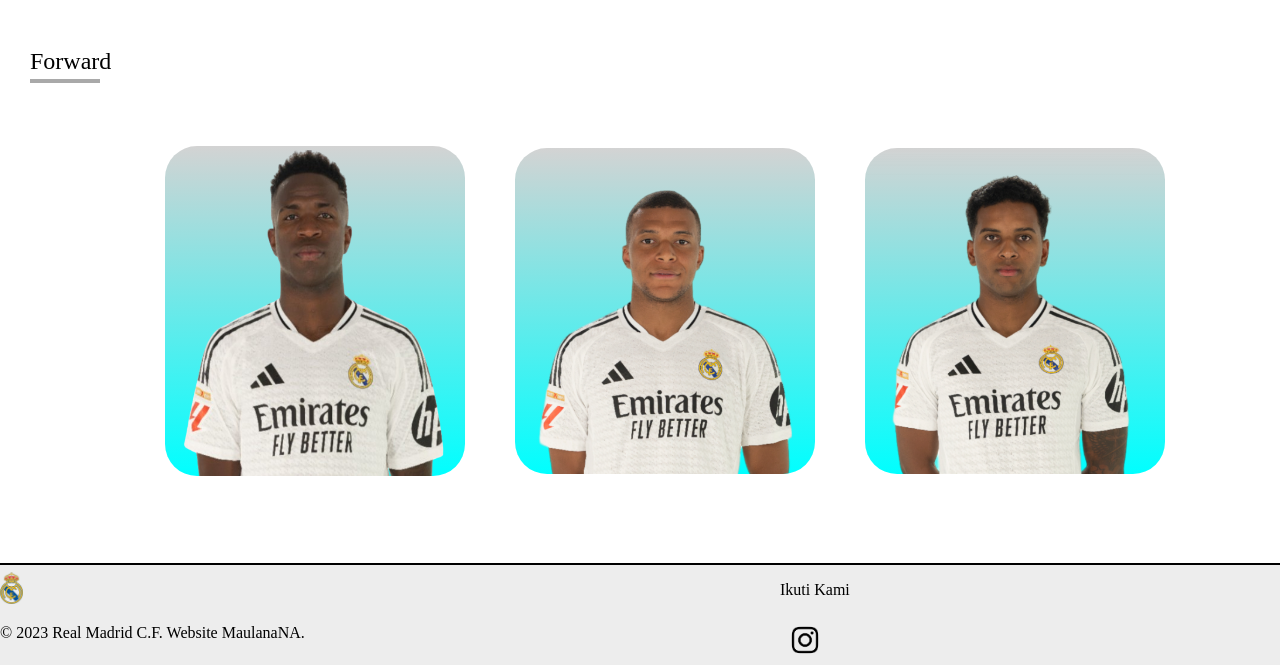
<file: squadrm.html>
<!DOCTYPE html>
<html lang="en">

<head>
    <title>Squad Real Madrid</title>
    <link rel="stylesheet" href="tubes.css">
</head>

<body>
    <!--sidebar-->
    <nav class="side">
        <div class="sidebar" id="hide">
            <ul class="side-ul">
                <a href="index.html"><li class="side-li">HOME</li></a>
                <a href="squadrm.html"><li class="side-li">SQUAD</li></a>
                <a href="https://www.adidas.co.id/football/clubs/real-madrid.html"><li class="side-li">TOKO</li></a>
            </ul>
        </div>
    </nav>

    <!--menu header-->
    <nav class="notif">
        <div class="hmbgr">
            <span></span>
            <span></span>
            <span></span>
        </div>

        <div class="header">
            <a href=""><img src="logo rm.png"></a>
        </div>

        <div class="nama">
            <h1>Real Madrid CF</h1>
        </div>

        <div class="login">
            <a href="login.html">Login</a>
        </div>
    </nav>

        <!--squad lengkap-->
        <div class="nama-squad">
            <p class="squadname"><u>SQUAD REAL MADRID 24/25</u></p>
        </div>

        <!--GK-->
        <div class="nama-gk">
            <p class="gk">Goalkeeper</p>
        </div>
        <nav class="kiper">
            <div class="foto-gk">
                <a href="thibo.html"><img src="thibo.png" alt=""></a>
            </div>
            <div class="foto-lunin">
                <a href="lunin.html"><img src="lunin.png" alt=""></a>
            </div>
        </nav>

        <!--CB-->
        <div class="nama-bek">
            <p class="cb">CentreBack</p>
        </div>
        <nav class="bek">
            <div class="foto-bek">
                <a href="carva.html"><img src="carva.png" alt=""></a>
            </div>
            <div class="foto-bek">
                <a href="rudiger.html"><img src="rudi.png" alt=""></a>
            </div>
            <div class="foto-bek">
                <a href="mili.html"><img src="mili.png" alt=""></a>
            </div>
        </nav>

        <!--MF-->
        <div class="nama-mid">
            <p class="mf">MidFielder</p>
        </div>
        <nav class="mid">
            <div class="foto-mid">
                <a href="fede.html"><img src="fede.png" alt=""></a>
            </div>
            <div class="foto-mid">
                <a href="luka.html"><img src="luka.png" alt=""></a>
            </div>
            <div class="foto-mid">
                <a href="jude.html"><img src="jude.png" alt=""></a>
            </div>
        </nav>

        <!--ST-->
        <div class="nama-fw">
            <p class="fw">Forward</p>
        </div>
        <nav class="forw">
            <div class="foto-vini">
                <a href="vini.html"><img src="vini.png" alt=""></a>
            </div>
            <div class="foto-fw">
                <a href="km.html"><img src="mbappe.png" alt=""></a>
            </div>
            <div class="foto-fw">
                <a href="rodry.html"><img src="rodry.png" alt=""></a>
            </div>
        </nav>

    <!--footer-->
    <footer>
        <div class="foot">
            <img src="logo rm.png">
            <p>© 2023 Real Madrid C.F. Website MaulanaNA.</p>
        </div>
        <div class="sm">
            <p>Ikuti Kami</p>
            <a href="https://www.instagram.com/realmadrid/"><img src="logo ig.png" alt=""></a>

        </div>
    </footer>
    <script src="tugbes.js"></script>
</body>

</html>
</file>
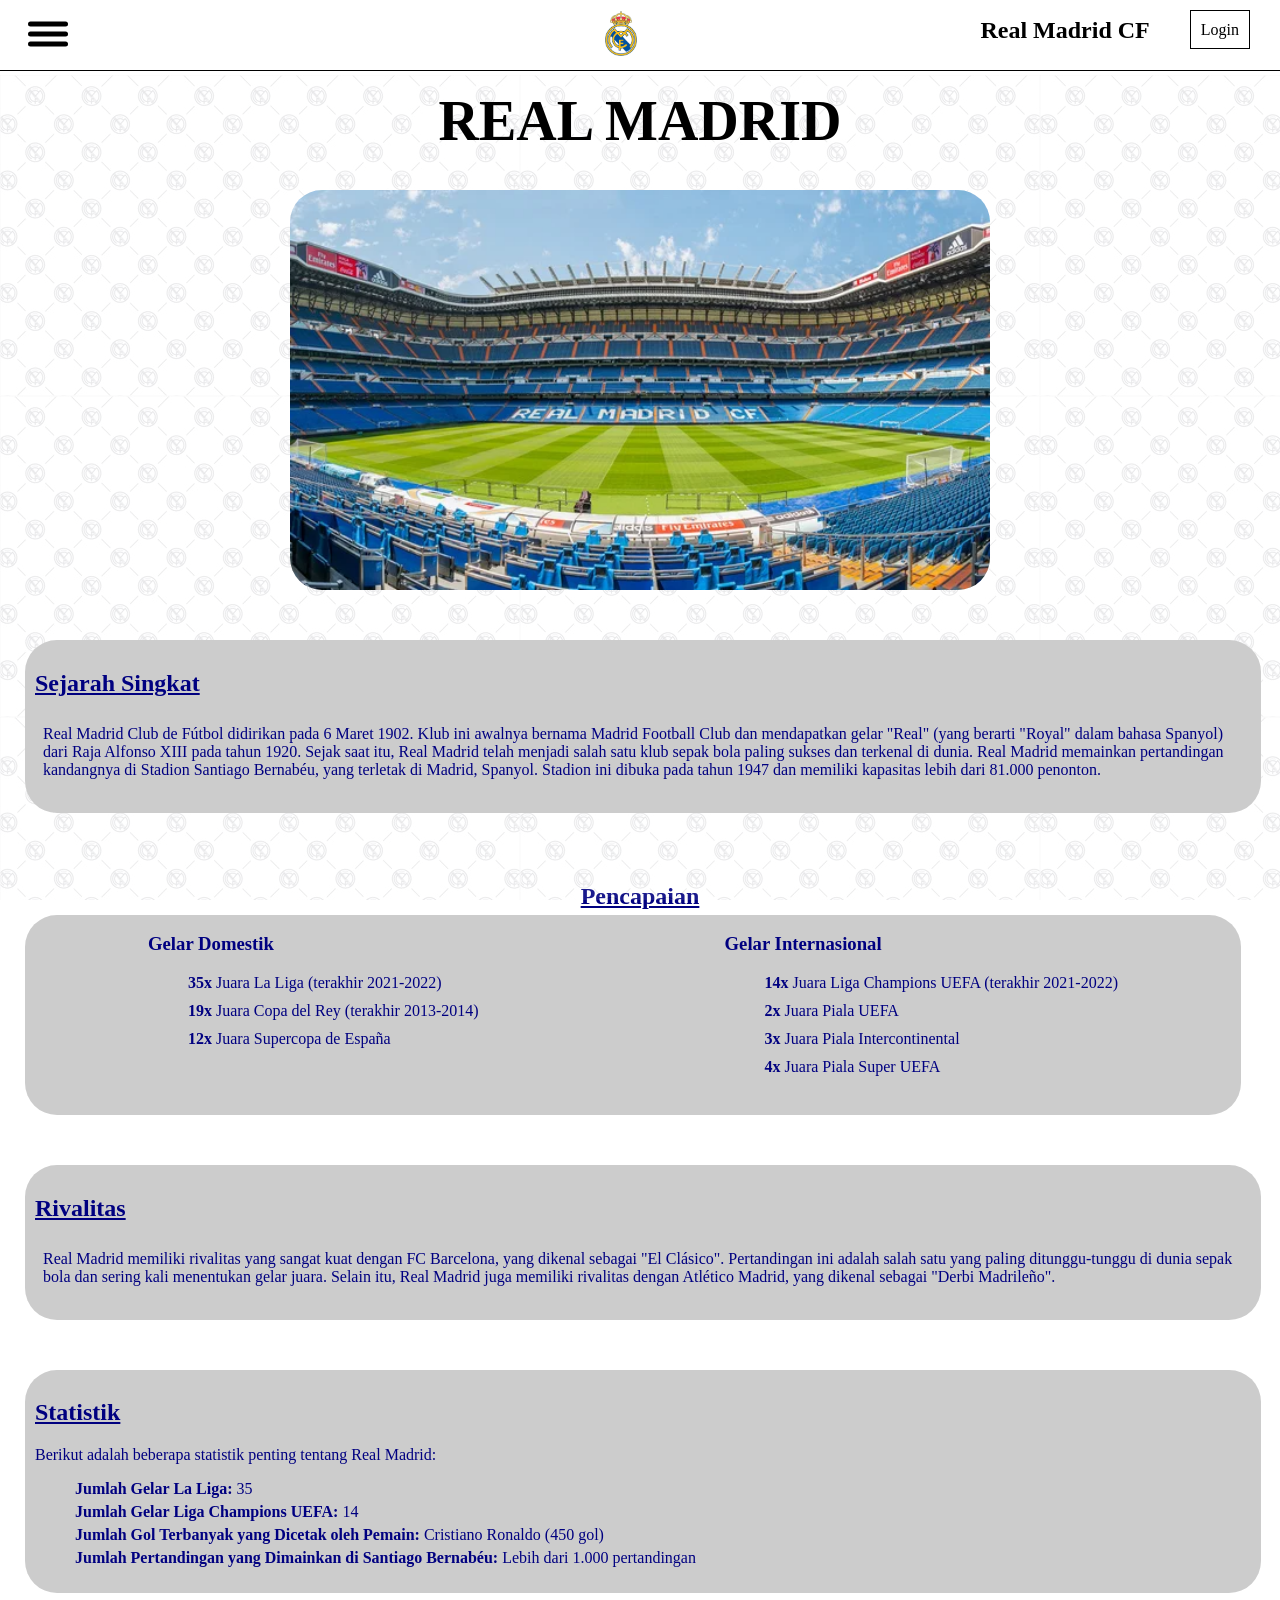
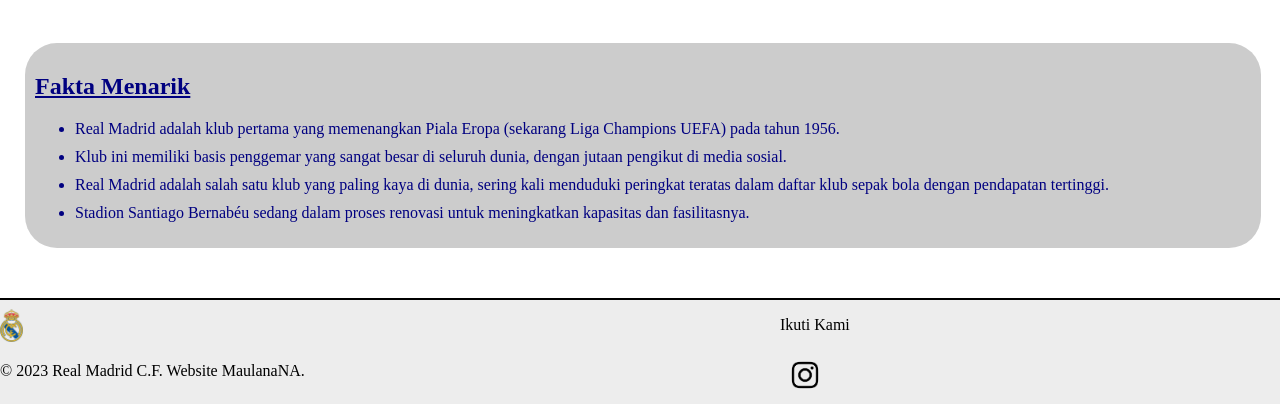
<file: stadium.html>
<!DOCTYPE html>
<html lang="en">
<head>
    <title>REAL MADRID</title>
    <link rel="stylesheet" href="stad.css">
</head>
<body>
    <!--sidebar-->
    <nav class="side">
        <div class="sidebar" id="hide">
            <ul class="side-ul">
                <a href="index.html">
                    <li class="side-li">HOME</li>
                </a>
                <a href="squadrm.html">
                    <li class="side-li">SQUAD</li>
                </a>
                <a href="">
                    <li class="side-li">TOKO</li>
                </a>
            </ul>
        </div>
    </nav>
    
    <!--menu header-->
    <nav class="notif">
        <div class="hmbgr">
            <span></span>
            <span></span>
            <span></span>
        </div>
    
        <div class="header">
            <a href=""><img src="logo rm.png"></a>
        </div>
    
        <div class="nama">
            <h1>Real Madrid CF</h1>
        </div>
    
        <div class="login">
            <a href="login.html">Login</a>
        </div>
    </nav>

    <div class="isi">
        <div class="stad">
            <h1>REAL MADRID</h1>
        </div>

        <div class="bern">
            <img src="bern.jpg" alt="">
        </div>

        <div class="bio">
            <div class="sejarah">
                <h2><u>Sejarah Singkat</u></h2>
                <p>Real Madrid Club de Fútbol didirikan pada 6 Maret 1902. Klub ini awalnya bernama Madrid Football Club dan
                    mendapatkan gelar "Real" (yang berarti "Royal" dalam bahasa Spanyol) dari Raja Alfonso XIII pada tahun 1920.
                    Sejak saat itu, Real Madrid telah menjadi salah satu klub sepak bola paling sukses dan terkenal di dunia. Real Madrid memainkan pertandingan kandangnya di Stadion Santiago Bernabéu, yang terletak di Madrid, Spanyol.
                    Stadion ini dibuka pada tahun 1947 dan memiliki kapasitas lebih dari 81.000 penonton.</p>
            </div>

            <div class="c">
                <h2><u>Pencapaian</u></h2>
            </div>
            

            <div class="capai">
                <div class="dom">
                    <h3>Gelar Domestik</h3>
                    <ul>
                        <li><strong>35x</strong> Juara La Liga (terakhir 2021-2022)</li>
                        <li><strong>19x</strong> Juara Copa del Rey (terakhir 2013-2014)</li>
                        <li><strong>12x</strong> Juara Supercopa de España</li>
                    </ul>
                </div>

                <div class="inter">
                    <h3>Gelar Internasional</h3>
                    <ul>
                        <li><strong>14x</strong> Juara Liga Champions UEFA (terakhir 2021-2022)</li>
                        <li><strong>2x</strong> Juara Piala UEFA</li>
                        <li><strong>3x</strong> Juara Piala Intercontinental</li>
                        <li><strong>4x</strong> Juara Piala Super UEFA</li>
                    </ul>
                </div>
            </div>

            <div class="rival">
                <h2><u>Rivalitas</u></h2>
                <p>Real Madrid memiliki rivalitas yang sangat kuat dengan FC Barcelona, yang dikenal sebagai "El Clásico". Pertandingan
                    ini adalah salah satu yang paling ditunggu-tunggu di dunia sepak bola dan sering kali menentukan gelar juara. Selain
                    itu, Real Madrid juga memiliki rivalitas dengan Atlético Madrid, yang dikenal sebagai "Derbi Madrileño".</p>
            </div>

            <div class="stat">
                <h2><u>Statistik</u></h2>
                <p>Berikut adalah beberapa statistik penting tentang Real Madrid:</p>
                <ul>
                    <li><strong>Jumlah Gelar La Liga:</strong> 35</li>
                    <li><strong>Jumlah Gelar Liga Champions UEFA:</strong> 14</li>
                    <li><strong>Jumlah Gol Terbanyak yang Dicetak oleh Pemain:</strong> Cristiano Ronaldo (450 gol)</li>
                    <li><strong>Jumlah Pertandingan yang Dimainkan di Santiago Bernabéu:</strong> Lebih dari 1.000 pertandingan</li>
                </ul>
            </div>

            <div class="fact">
                <h2><u>Fakta Menarik</u></h2>
                <ul>
                    <li>Real Madrid adalah klub pertama yang memenangkan Piala Eropa (sekarang Liga Champions UEFA) pada tahun 1956.
                    </li>
                    <li>Klub ini memiliki basis penggemar yang sangat besar di seluruh dunia, dengan jutaan pengikut di media sosial.
                    </li>
                    <li>Real Madrid adalah salah satu klub yang paling kaya di dunia, sering kali menduduki peringkat teratas dalam
                        daftar klub sepak bola dengan pendapatan tertinggi.</li>
                    <li>Stadion Santiago Bernabéu sedang dalam proses renovasi untuk meningkatkan kapasitas dan fasilitasnya.</li>
                </ul>
            </div>
        </div>
    </div>

    <footer>
        <div class="foot">
            <img src="logo rm.png">
            <p>© 2023 Real Madrid C.F. Website MaulanaNA.</p>
        </div>
        <div class="sm">
            <p>Ikuti Kami</p>
            <a href=""><img src="logo ig.png" alt=""></a>
        </div>
    </footer>

    <script src="tugbes.js"></script>
</body>
</html>
</file>
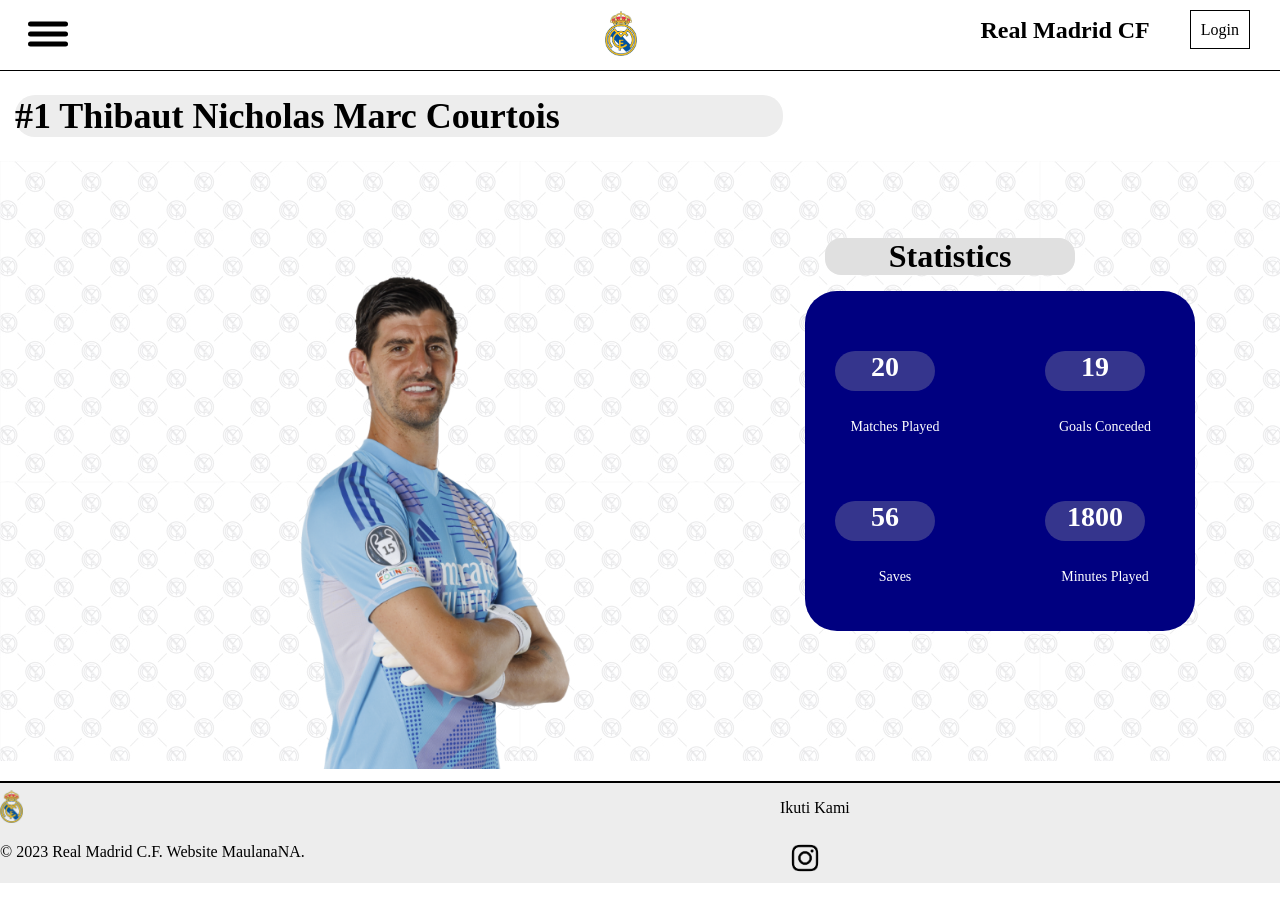
<file: thibo.html>
<!DOCTYPE html>
<html lang="en">
<head>
    <title>Squad Real Madrid</title>
    <link rel="stylesheet" href="tubes.css">
</head>
<body>
    <nav class="side">
        <div class="sidebar" id="hide">
            <ul class="side-ul">
                <a href="index.html">
                    <li class="side-li">HOME</li>
                </a>
                <a href="squadrm.html">
                    <li class="side-li">SQUAD</li>
                </a>
                <a href="https://www.adidas.co.id/football/clubs/real-madrid.html">
                    <li class="side-li">TOKO</li>
                </a>
            </ul>
        </div>
    </nav>
    
    <!--menu header-->
    <nav class="notif">
        <div class="hmbgr">
            <span></span>
            <span></span>
            <span></span>
        </div>
    
        <div class="header">
            <a href=""><img src="logo rm.png"></a>
        </div>
    
        <div class="nama">
            <h1>Real Madrid CF</h1>
        </div>
    
        <div class="login">
            <a href="login.html">Login</a>
        </div>
    </nav>

    <!--konten-->
    <div class="nama-pemain">
        <h1>#1 Thibaut Nicholas Marc Courtois</h1>
    </div>

    <div class="profil">
        <div class="pict-gk">
            <img src="isi-thibo.png" class="poto-pemain">
        </div>
        <div class="card">
            <h1 class="judul">Statistics</h1>
            <div class="stats">
                <p class="angka">20</p>
                <p class="label">Matches Played</p>
            </div>
            <div class="stats">
                <p class="angka">19</p>
                <p class="label">Goals Conceded</p>
            </div>
            <div class="stats">
                <p class="angka">56</p>
                <p class="label">Saves </p>
            </div>
            <div class="stats">
                <p class="angka">1800</p>
                <p class="label">Minutes Played</p>
            </div>
        </div>
    </div>

    <footer>
        <div class="foot">
            <img src="logo rm.png">
            <p>© 2023 Real Madrid C.F. Website MaulanaNA.</p>
        </div>
        <div class="sm">
            <p>Ikuti Kami</p>
            <a href="https://www.instagram.com/realmadrid/"><img src="logo ig.png" alt=""></a>
    
        </div>
    </footer>
    
    <script src="tugbes.js"></script>

</body>
</html>
</file>
<file: tubes.css>
body {
    margin: 0;
    padding: 0;
}

/*header*/
.notif {
    display: flex;
    width: 100%;
    height: 60px;
    align-items: center;
    padding-bottom: 10px;
    border-bottom: 1.5px solid black;
    z-index: 1;
}

/*hamburger menu*/
.hmbgr {
    width: 55px;
    height: 50px;
    margin-right: 550px;
    margin-top: 8px;
    position: relative;
    cursor: pointer;
    left: 20px;
    transition: .3s ease;
}
.hmbgr:hover {
    background-color: #e0e0e0;
    border-radius: 1rem;
}

.hmbgr.active {
    background-color: #e0e0e0;
    border-radius: 1rem;
}

.hmbgr span {
    height: 5px;
    width: 40px;
    background-color: black;
    border-radius: 25px;
    position: absolute;
    top: 50%;
    left: 50%;
    transform: translate(-50%, -50%);
    transition: .3s ease;
}

.hmbgr span:nth-child(1) {
    top: 30%;
}

.hmbgr span:nth-child(3) {
    top: 70%;
}

.hmbgr.active span:nth-child(1) {
    top: 20px;
    transform: translate(-50%, 50%) rotate(-45deg);
}

.hmbgr.active span:nth-child(2) {
    opacity: 0;
}

.hmbgr.active span:nth-child(3) {
    top: 40%;
    transform: translate(-50%, 50%) rotate(45deg);
}

/* sidebar*/
.side {
    width: 500px;
    top: 11.5%;
    height: 100vh;
    position: fixed;
    background-color: #ededed;
    left: -550px;
    transition: .3s ease;
    z-index: 1;
}

.side.active {
    left: 0;
}

.side-ul {
    list-style-type: none;
    padding: 0px;
    align-content: center;
    margin-left: 10px;
    margin-right: 10px;
}

.side-ul a {
    text-decoration: none;
    font-family: 'Lucida sans';
    font-weight: 500;
    color: black;
}

.side-ul a:hover {
    color: #0000ff;
    transition: .5s ease;
}

.side-li {
    height: 50px;
    padding-top: 30px;
    margin-top: 1px;
    border-bottom: 1px solid gray;
}

.side-li:hover {
    background-color: aliceblue;
}

.side-li a {
    text-decoration: none;
    text-align: center;
    color: black;
    font-family: 'Lucida sans';
    font-weight: 500;
    margin-left: 5px;
}

/*logo*/
.header {
    margin-right: auto;
}

.header a img {
    width: 100%;
    height: 45px;
    margin-top: 10px;
}

/*(REAL MADRID)*/
.nama {
    color: black;
    font-family: 'lucida sans';
    align-items: center;
    margin-right: 10px;
}

.nama:hover {
    color: #0000ff;
    transition: 1s ease-in-out;
}

/* tombol login*/
.login {
    padding: 30px;
    font-family: 'lucida sans';
    color: black;
    justify-items: center;
    transition: 1s ease;
}

.login:hover {
    scale: 1.05;
}

.login a {
    text-decoration: none;
    color: black;
    font-family: 'Lucida sans';
    border: 1.5px solid black;
    padding: 10px;
    transition: 0.7s ease;
}

.login a:hover {
    font-weight: 450;
    color: #0000ff;

}


/* konten gambar utama*/
.slider.active {
    filter: blur(5px);
}

/*slide konten*/
.slider {
    width: 1250px;
    max-width: 100vw;
    height: 550px;
    margin: auto;
    position: relative;
    overflow: hidden;
}

.slider .list {
    position: absolute;
    width: max-content;
    height: 100%;
    left: 0;
    top: 0;
    display: flex;
    transition: 1s;
}

.slider .list img {
    width: 1250px;
    max-width: 100vw;
    height: 100%;
    object-fit: cover;
}

.slider .buttons {
    position: absolute;
    top: 45%;
    left: 2%;
    width: 95%;
    display: flex;
    justify-content: space-between;
}

.slider .buttons button {
    width: 50px;
    height: 50px;
    border-radius: 50%;
    background-color: lightgray;
    cursor: pointer;
    color: black;
    border: none;
    font-family: monospace;
    font-weight: bold;
}

.slider .dot {
    position: absolute;
    bottom: 10px;
    left: 0;
    color: #fff;
    width: 100%;
    margin: 0;
    padding: 0;
    display: flex;
    justify-content: center;
}

.slider .dot li {
    list-style: none;
    width: 10px;
    height: 10px;
    background-color: #fff;
    margin: 10px;
    border-radius: 20px;
    transition: 0.5s;
}

.slider .dot li.active {
    width: 30px;
}
/*news*/
.berita {
    font-family: 'Lucida sans';
    font-size: larger;
    margin-left: 10px;
    width: 50%;
}
.navi {
    display: flex;
    flex-wrap: wrap;
    align-items: center;
    width: 100%;
    height: 500px;
    justify-content: center;
}

.navi.active {
    filter: blur(5px);
}

.nav-item {
    text-align: center;
    font-family: 'Lucida sans';
    margin: 20px;
    border-radius: 2rem;
    background-color: #ededed;
    overflow: hidden;
    transition: 0.5s ease;
    display: block;
    box-shadow: 0 10px 5px 0 rgba(0, 0, 0, 0.2);
}

.nav-item:hover {
    scale: 1.1;
}

.nav-item img {
    width: 100%;
    height: 200px;
    overflow: hidden;
    transition: 0.3s ease;
    display: block;
    border-radius: 2rem;
}

.nav-item p {
    font-size: 16px;
    font-family: 'Lucida sans';
    font-weight: 500;
}

.nav-item a {
    text-decoration: none;
    color: black;
}

.nav-item a:hover {
    color: #0000ff;
    transition: .5s ease;
}


/*squad*/
.nama-squad {
    height: 50px;
    width: 100%;
    justify-items: center;
    margin-bottom: 10px;
}

.squadname {
    font-family: 'Lucida sans';
    font-style: oblique;
    font-size: 28px;
    font-weight: 500;
}

/*GK*/
.nama-gk {
    font-family: 'Lucida sans';
    font-weight: 500;
    font-size: 24px;
    margin-left: 10px;
    position: relative;
    max-width: 70px;
    margin-left: 30px;
    height: 35px;
}
    
.nama-gk::after {
    content: '';
    background: darkgray;
    height: 4px;
    width: 100%;
    position: absolute;
    bottom: 0;
    left: 0;
}

.kiper {
    width: 100%;
    height: 350px;
    display: flex;
    align-items: center;
    margin-top: 20px;
    margin-bottom: 40px;
    justify-content: center;
}

.foto-gk img {
    background-image: linear-gradient(to top, cyan, lightgray);
    border-radius: 2rem;
    width: 300px;
    height: 30%;
    margin-left: 50px;
    transition: 1s ease;
}

.foto-gk:hover {
    margin-bottom: 15px;
    transition: 1s ease;
}

.foto-gk img:hover {
    box-shadow: 2px 10px 25px 5px lightblue;
}

.foto-lunin img {
    background-image: linear-gradient(to top, cyan, lightgray);
    border-radius: 2rem;
    width: 320px;
    height: 30%;
    margin-left: 50px;
    transition: 1s ease;
}

.foto-lunin:hover {
    margin-bottom: 15px;
    transition: 1s ease;
}

.foto-lunin img:hover {
    box-shadow: 2px 10px 25px 5px lightblue;
}

/*CB*/
.nama-bek {
    font-family: 'Lucida sans';
    font-weight: 500;
    font-size: 24px;
    position: relative;
    max-width: 70px;
    margin-left: 30px;
    height: 35px;
}

.nama-bek::after {
    content: '';
    background: darkgray;
    height: 4px;
    width: 100%;
    position: absolute;
    bottom: 0;
    left: 0;
}

.bek {
    width: 100%;
    height: 400px;
    display: flex;
    align-items: center;
    margin-top: 30px;
    margin-bottom: 50px;
    justify-content: center;
}

.foto-bek img {
    width: 300px;
    height: 30%;
    margin-left: 50px;
    border-radius: 2rem;
    background-image: linear-gradient(to top, cyan, lightgray);;
    transition: 1s ease;
}

.foto-bek:hover {
    margin-bottom: 15px;
    transition: 1s ease;
}

.foto-bek img:hover {
    box-shadow: 2px 10px 25px 5px lightblue;
}

/*MF*/
.nama-mid {
    font-family: 'Lucida sans';
    font-weight: 500;
    font-size: 24px;
    position: relative;
    max-width: 70px;
    margin-left: 30px;
    height: 35px;
}

.nama-mid::after {
    content: '';
    background: darkgray;
    height: 4px;
    width: 100%;
    position: absolute;
    bottom: 0;
    left: 0;
}

.mid {
    width: 100%;
    height: 400px;
    display: flex;
    align-items: center;
    margin-top: 30px;
    margin-bottom: 50px;
    justify-content: center;
}

.foto-mid img {
    width: 300px;
    height: 30%;
    margin-left: 50px;
    border-radius: 2rem;
    background-image: linear-gradient(to top, cyan, lightgray);
    ;
    transition: 1s ease;
}

.foto-mid:hover {
    margin-bottom: 15px;
    transition: 1s ease;
}

.foto-mid img:hover {
    box-shadow: 2px 10px 25px 5px lightblue;
}

/*ST*/
.nama-fw {
    font-family: 'Lucida sans';
    font-weight: 500;
    font-size: 24px;
    position: relative;
    max-width: 70px;
    margin-left: 30px;
    height: 35px;
}

.nama-fw::after {
    content: '';
    background: darkgray;
    height: 4px;
    width: 100%;
    position: absolute;
    bottom: 0;
    left: 0;
}

.forw {
    width: 100%;
    height: 400px;
    display: flex;
    align-items: center;
    margin-top: 30px;
    margin-bottom: 50px;
    justify-content: center;
}

.foto-fw img {
    width: 300px;
    height: 30%;
    margin-left: 50px;
    border-radius: 2rem;
    background-image: linear-gradient(to top, cyan, lightgray);
    transition: 1s ease;
}

.foto-fw:hover {
    margin-bottom: 15px;
    transition: 1s ease;
}

.foto-fw img:hover {
    box-shadow: 2px 10px 25px 5px lightblue;
}

.foto-vini img {
    width: 300px;
    height: 330px;
    margin-left: 50px;
    border-radius: 2rem;
    background-image: linear-gradient(to top, cyan, lightgray);
    transition: 1s ease;
}

.foto-vini:hover {
    margin-bottom: 15px;
    transition: 1s ease;
}

.foto-vini img:hover {
    box-shadow: 2px 10px 25px 5px lightblue;
}


/*profil*/
.nama-pemain {
    background-color: #ededed;
    width: 60%;
    font-family: 'Lucida sans';
    font-size: 18px;
    margin-left: 15px;
    justify-items: center;
    border-radius: 20px;
}

.profil {
    width: 100%;
    height: 600px;
    display: flex;
    justify-content: space-around;
    align-items: center;
    position: relative;
}

.profil::before {
    content: '';
    background-image: url("back.jpg");
    position: absolute;
    opacity: 0.10;
    inset: 0;
}

.pict-gk img {
    width: 450px;
    height: 520px;
    object-fit: cover;
    margin-left: 100px;
    margin-top: 100px;
    border-radius: 2rem;
    isolation: isolate;
}

.card {
    background-color: navy; 
    color: white;
    width: 350px;
    height: 300px;
    font-family: 'Lucida sans';
    display: flex;
    flex-wrap: wrap;
    justify-content: space-between;
    align-items: center;
    text-align: center;
    padding: 20px;
    border-radius: 2rem;
    isolation: isolate;
}

.judul {
    position: absolute;
    margin-bottom: 430px;
    color: black;
    background-color: #e0e0e0;
    border-radius: 1rem;
    width: 250px;
    justify-content: center;
}

.stats {
    margin-bottom: 10px;
    margin: 10px;
}

.angka {
    font-size: 28px;
    font-weight: bold;
    background-color: #a9a9a950;
    height: 40px;
    width: 100px;
    border-radius: 1.5rem;
    -webkit-border-radius: 1.5rem;
    -moz-border-radius: 1.5rem;
    -ms-border-radius: 1.5rem;
    -o-border-radius: 1.5rem;
}

.label {
    font-size: 14px;
    width: 120px;
}



/*login*/
.form-login {
    background-color: #fff;
    padding: 20px;
    border-radius: 5px;
    box-shadow: 0 2px 5px rgba(0, 0, 0, 0.3);
}

.form {
    text-align: center;
}

.form h1 {
    margin-bottom: 20px;
}

.form input {
    width: 100%;
    padding: 10px;
    margin-bottom: 15px;
    border: 1px solid #ccc;
    border-radius: 5px;
}

.form button {
    background-color: #003399;
    color: #fff;
    padding: 10px 20px;
    border: none;
    border-radius: 5px;
    cursor: pointer;
}

/*footer*/
footer {
    width: 100%;
    height: 100px;
    margin: 0;
    margin-top: 20px;
    display: flex;
    border-top: 2px solid black;
}

.foot {
    background-color: #ededed;
    align-content: center;
    flex: 1;
}

.foot img {
    width: 3%;
    height: auto;
    align-items: center;
}

.sm {
    background-color: #ededed;
    font-family: 'Lucida sans';
    font-weight: 500;
}

.sm a img {
    width: 10%;
}
</file>
<file: berita1.css>
body {
    margin: 0;
    padding: 0;
}

/*header*/
.notif {
    display: flex;
    width: 100%;
    height: 60px;
    align-items: center;
    padding-bottom: 10px;
    border-bottom: 1.5px solid black;
    z-index: 1;
}

/*hamburger menu*/
.hmbgr {
    width: 55px;
    height: 50px;
    margin-right: 550px;
    margin-top: 8px;
    position: relative;
    cursor: pointer;
    left: 20px;
    transition: .3s ease;
}

.hmbgr:hover {
    background-color: #e0e0e0;
    border-radius: 1rem;
}

.hmbgr.active {
    background-color: #e0e0e0;
    border-radius: 1rem;
}

.hmbgr span {
    height: 5px;
    width: 40px;
    background-color: black;
    border-radius: 25px;
    position: absolute;
    top: 50%;
    left: 50%;
    transform: translate(-50%, -50%);
    transition: .3s ease;
}

.hmbgr span:nth-child(1) {
    top: 30%;
}

.hmbgr span:nth-child(3) {
    top: 70%;
}

.hmbgr.active span:nth-child(1) {
    top: 20px;
    transform: translate(-50%, 50%) rotate(-45deg);
}

.hmbgr.active span:nth-child(2) {
    opacity: 0;
}

.hmbgr.active span:nth-child(3) {
    top: 40%;
    transform: translate(-50%, 50%) rotate(45deg);
}

/* sidebar*/
.side {
    width: 500px;
    top: 11.5%;
    height: 100vh;
    position: fixed;
    background-color: #ededed;
    left: -550px;
    transition: .3s ease;
    z-index: 1;
}

.side.active {
    left: 0;
}

.side-ul {
    list-style-type: none;
    padding: 0px;
    align-content: center;
    margin-left: 10px;
    margin-right: 10px;
}

.side-ul a {
    text-decoration: none;
    font-family: 'Lucida sans';
    font-weight: 500;
    color: black;
}

.side-ul a:hover {
    color: #0000ff;
    transition: .5s ease;
}

.side-li {
    height: 50px;
    padding-top: 30px;
    margin-top: 1px;
    border-bottom: 1px solid gray;
}

.side-li:hover {
    background-color: aliceblue;
}

.side-li a {
    text-decoration: none;
    text-align: center;
    color: black;
    font-family: 'Lucida sans';
    font-weight: 500;
    margin-left: 5px;
}

/*logo*/
.header {
    margin-right: auto;
}

.header a img {
    width: 100%;
    height: 45px;
    margin-top: 10px;
}

/*(REAL MADRID)*/
.nama {
    color: black;
    font-family: 'lucida sans';
    align-items: center;
    margin-right: 10px;
}

.nama:hover {
    color: #0000ff;
    transition: 1s ease-in-out;
}

/* tombol login*/
.login {
    padding: 30px;
    font-family: 'lucida sans';
    color: black;
    justify-items: center;
    transition: 1s ease;
}

.login:hover {
    scale: 1.05;
}

.login a {
    text-decoration: none;
    color: black;
    font-family: 'Lucida sans';
    border: 1.5px solid black;
    padding: 10px;
    transition: 0.7s ease;
}

.login a:hover {
    font-weight: 450;
    color: #0000ff;
}

/*isi*/
.isi {
    width: 100%;
    height: 750px;
}

.isi::before {
    content: '';
    background-image: url("back.jpg");
    position: fixed;
    opacity: 0.10;
    inset: 0;
    margin-top: 150px;
}

.legenda {
    border-bottom: 2px solid black;
    margin-bottom: 5px;
    width: 100%;
    height: 60px;
}

.legenda h1 {
    margin-left: 10px;
}

.x {
    width: 100%;
    height: 70px;
    text-align: center;
    font-size: 24px;
}

.karir {
    display: flex;
    width: 100%;
    height: 600px;
}

.bio {
    font-family: 'Lucida sans';
    margin: 5px;
    font-size: 18px;
    margin-left: 10px;
}

.bio ul {
    list-style-type: none;
    padding: 10px;
}

.foto img {
    width: 500px;
    height: 530px;
    margin-left: 50px;
    border-radius: 2rem;
    background-image: linear-gradient(to top, cyan, lightgray);
    margin-top: 35px;
    isolation: isolate;
}

/*footer*/
footer {
    width: 100%;
    height: 100px;
    margin: 0;
    margin-top: 20px;
    display: flex;
    border-top: 2px solid black;
    isolation: isolate;
}

.foot {
    background-color: #ededed;
    align-content: center;
    flex: 1;
}

.foot img {
    width: 3%;
    height: auto;
    align-items: center;
}

.sm {
    background-color: #ededed;
    font-family: 'Lucida sans';
    font-weight: 500;
}

.sm a img {
    width: 10%;
}
</file>
<file: login.css>
body {
    font-family: Arial, sans-serif;
    background-color: #f0f0f0;
    display: flex;
    justify-content: center;
    align-items: center;
    height: 100vh;
    width: 100%;
}

.container {
    background-color: #fff;
    width: 50%;
    padding: 20px;
    border-radius: 10px;
    box-shadow: 0px 2px 5px rgba(0, 0, 0, 0.3);
    text-align: center;
}

img {
    width: 100px;
    margin-bottom: 20px;
}

input {
    width: 90%;
    padding: 10px;
    margin-bottom: 10px;
    border: 1px solid #ccc;
    border-radius: 5px;
}


button[type="submit"] {
    margin-top: 20px;
    background-color: #003399;
    color: white;
    padding: 10px 20px;
    border: none;
    border-radius: 5px;
    cursor: pointer;
}
</file>
<file: stad.css>
body {
    margin: 0;
    padding: 0;
}

/*header*/
.notif {
    display: flex;
    width: 100%;
    height: 60px;
    align-items: center;
    padding-bottom: 10px;
    border-bottom: 1.5px solid black;
    z-index: 1;
}

/*hamburger menu*/
.hmbgr {
    width: 55px;
    height: 50px;
    margin-right: 550px;
    margin-top: 8px;
    position: relative;
    cursor: pointer;
    left: 20px;
    transition: .3s ease;
}

.hmbgr:hover {
    background-color: #e0e0e0;
    border-radius: 1rem;
}

.hmbgr.active {
    background-color: #e0e0e0;
    border-radius: 1rem;
}

.hmbgr span {
    height: 5px;
    width: 40px;
    background-color: black;
    border-radius: 25px;
    position: absolute;
    top: 50%;
    left: 50%;
    transform: translate(-50%, -50%);
    transition: .3s ease;
}

.hmbgr span:nth-child(1) {
    top: 30%;
}

.hmbgr span:nth-child(3) {
    top: 70%;
}

.hmbgr.active span:nth-child(1) {
    top: 20px;
    transform: translate(-50%, 50%) rotate(-45deg);
}

.hmbgr.active span:nth-child(2) {
    opacity: 0;
}

.hmbgr.active span:nth-child(3) {
    top: 40%;
    transform: translate(-50%, 50%) rotate(45deg);
}

/* sidebar*/
.side {
    width: 500px;
    top: 11.5%;
    height: 100vh;
    position: fixed;
    background-color: #ededed;
    left: -550px;
    transition: .3s ease;
    z-index: 1;
}

.side.active {
    left: 0;
}

.side-ul {
    list-style-type: none;
    padding: 0px;
    align-content: center;
    margin-left: 10px;
    margin-right: 10px;
}

.side-ul a {
    text-decoration: none;
    font-family: 'Lucida sans';
    font-weight: 500;
    color: black;
}

.side-ul a:hover {
    color: #0000ff;
    transition: .5s ease;
}

.side-li {
    height: 50px;
    padding-top: 30px;
    margin-top: 1px;
    border-bottom: 1px solid gray;
}

.side-li:hover {
    background-color: aliceblue;
}

.side-li a {
    text-decoration: none;
    text-align: center;
    color: black;
    font-family: 'Lucida sans';
    font-weight: 500;
    margin-left: 5px;
}

/*logo*/
.header {
    margin-right: auto;
}

.header a img {
    width: 100%;
    height: 45px;
    margin-top: 10px;
}

/*(REAL MADRID)*/
.nama {
    color: black;
    font-family: 'lucida sans';
    align-items: center;
    margin-right: 10px;
}

.nama:hover {
    color: #0000ff;
    transition: 1s ease-in-out;
}

/* tombol login*/
.login {
    padding: 30px;
    font-family: 'lucida sans';
    color: black;
    justify-items: center;
    transition: 1s ease;
}

.login:hover {
    scale: 1.05;
}

.login a {
    text-decoration: none;
    color: black;
    font-family: 'Lucida sans';
    border: 1.5px solid black;
    padding: 10px;
    transition: 0.7s ease;
}

.login a:hover {
    font-weight: 450;
    color: #0000ff;
}

.isi {
    width: 100%;
}

.isi::before {
    content: '';
    background-image: url("back.jpg");
    position: fixed;
    opacity: 0.10;
    inset: 0;
    margin-top: 75px;
}

.stad {
    font-size: 28px;
    width: 100%;
    margin-top: -20px;
    isolation: isolate;
    text-align: center;
}   

.bern {
    width: 100%;
    height: 400px;
    display: flex;
    justify-content: center;
    margin-bottom: 50px;
}

.bern img {
    isolation: isolate;
    border-radius: 2rem;
}

.bio {
    width: 100%;
    font-family: 'Lucida sans';
}

.sejarah {
    width: 95%;
    padding: 10px;
    background-color: #ccc;
    margin-top: 10px;
    margin-left: 25px;
    border-radius: 2rem;
    isolation: isolate;
    color: navy;
}

.sejarah p {
    padding: 8px;
}

.c {
    text-align: center;
    margin-top: 70px;
    margin-bottom: -15px;
    color: navy;
}

.capai {
    display: flex;
    justify-content: space-around;
    width: 95%;
    margin-left: 25px;
    height: 200px;
    background-color: #ccc;
    border-radius: 2rem;
    isolation: isolate;
    color: navy;
}

.capai ul li {
    list-style-type: none;
    margin-top: 10px;
}

.rival {
    width: 95%;
    padding: 10px;
    margin-left: 25px;
    margin-top: 50px;
    background-color: #ccc;
    isolation: isolate;
    border-radius: 2rem;
    color: navy;
}

.rival p {
    padding: 8px;
}

.stat {
    width: 95%;
    padding: 10px;
    margin-left: 25px;
    margin-top: 50px;
    background-color: #ccc;
    isolation: isolate;
    border-radius: 2rem;
    color: navy;
}

.stat ul li {
    list-style-type: none;
    margin-top: 5px;
}

.fact {
    width: 95%;
    padding: 10px;
    margin-left: 25px;
    margin-top: 50px;
    background-color: #ccc;
    isolation: isolate;
    border-radius: 2rem;
    color: navy;
}

.fact ul li {
    margin-top: 10px;
}

/*footer*/
footer {
    width: 100%;

    margin: 0;
    margin-top: 50px;
    display: flex;
    border-top: 2px solid black;
    isolation: isolate;
}

.foot {
    background-color: #ededed;
    align-content: center;
    flex: 1;
}

.foot img {
    width: 3%;
    height: auto;
    align-items: center;
}

.sm {
    background-color: #ededed;
    font-family: 'Lucida sans';
    font-weight: 500;
}

.sm a img {
    width: 10%;
}
</file>
